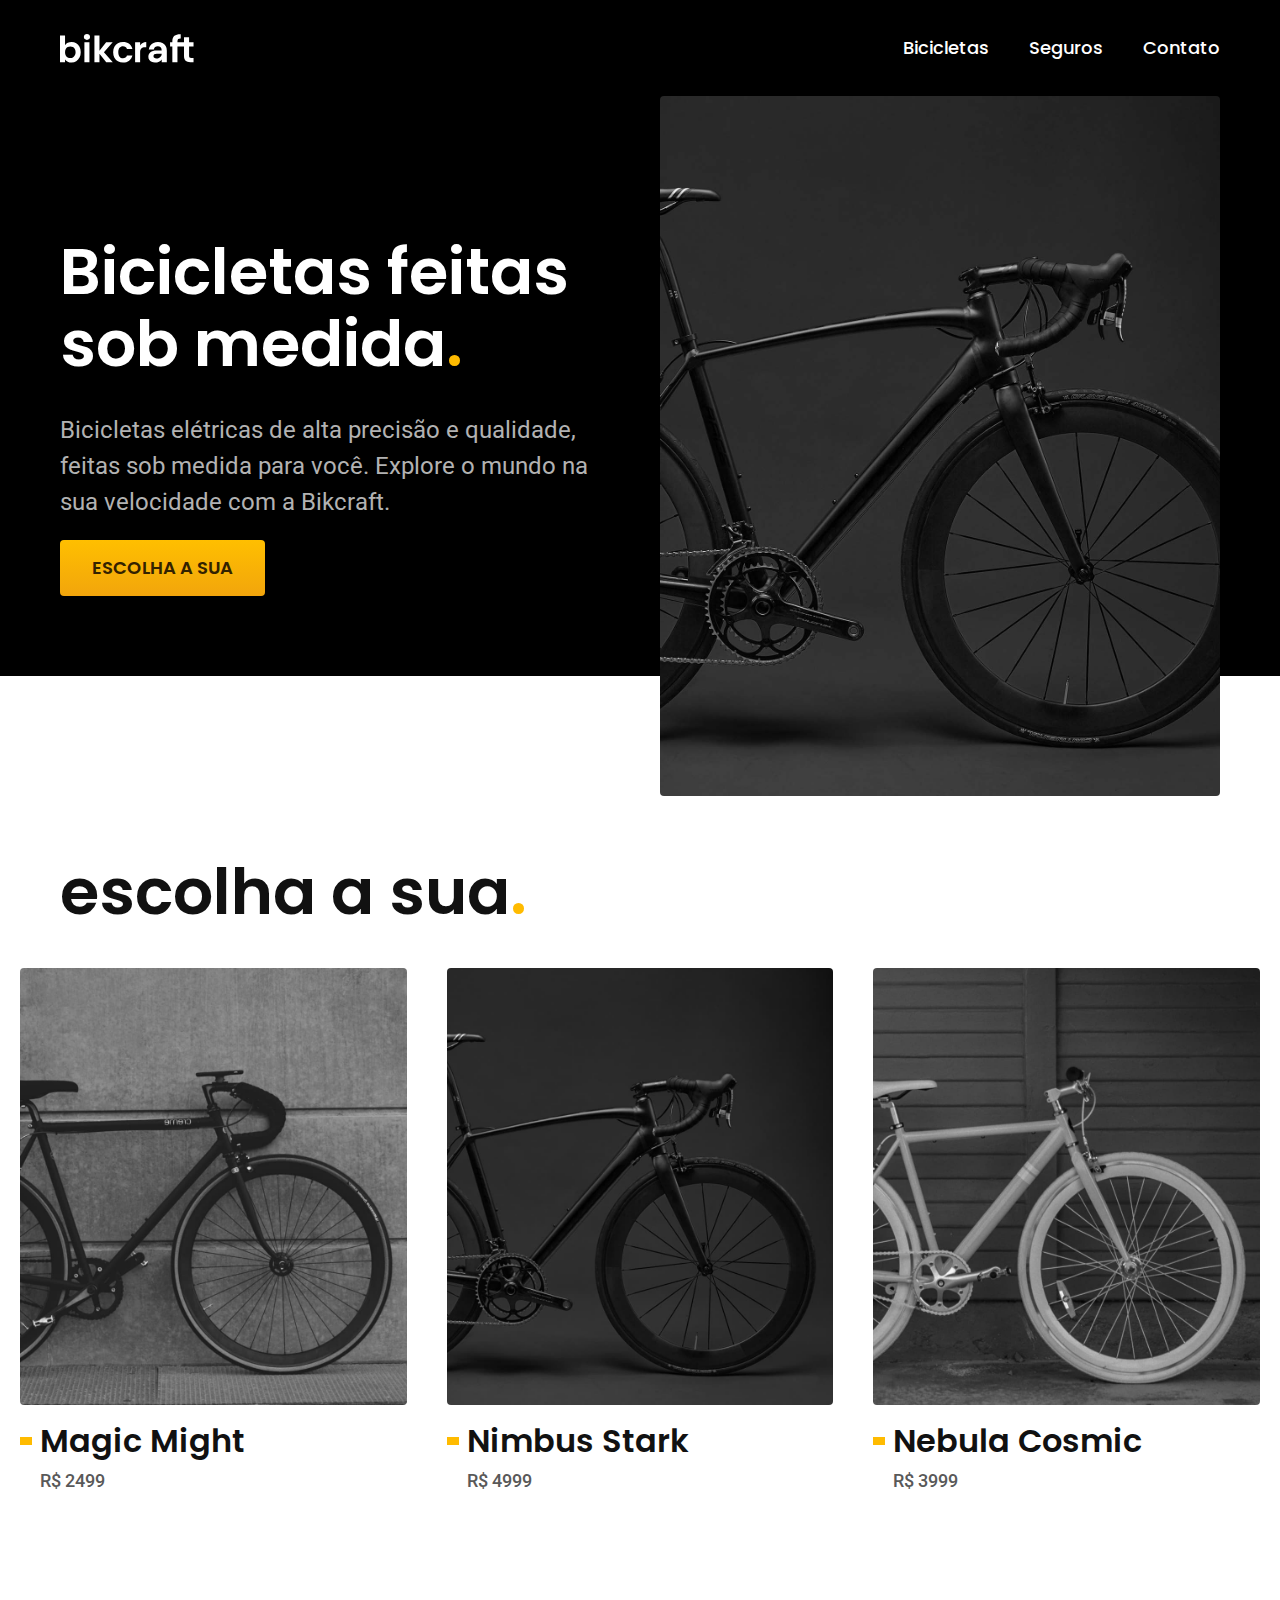
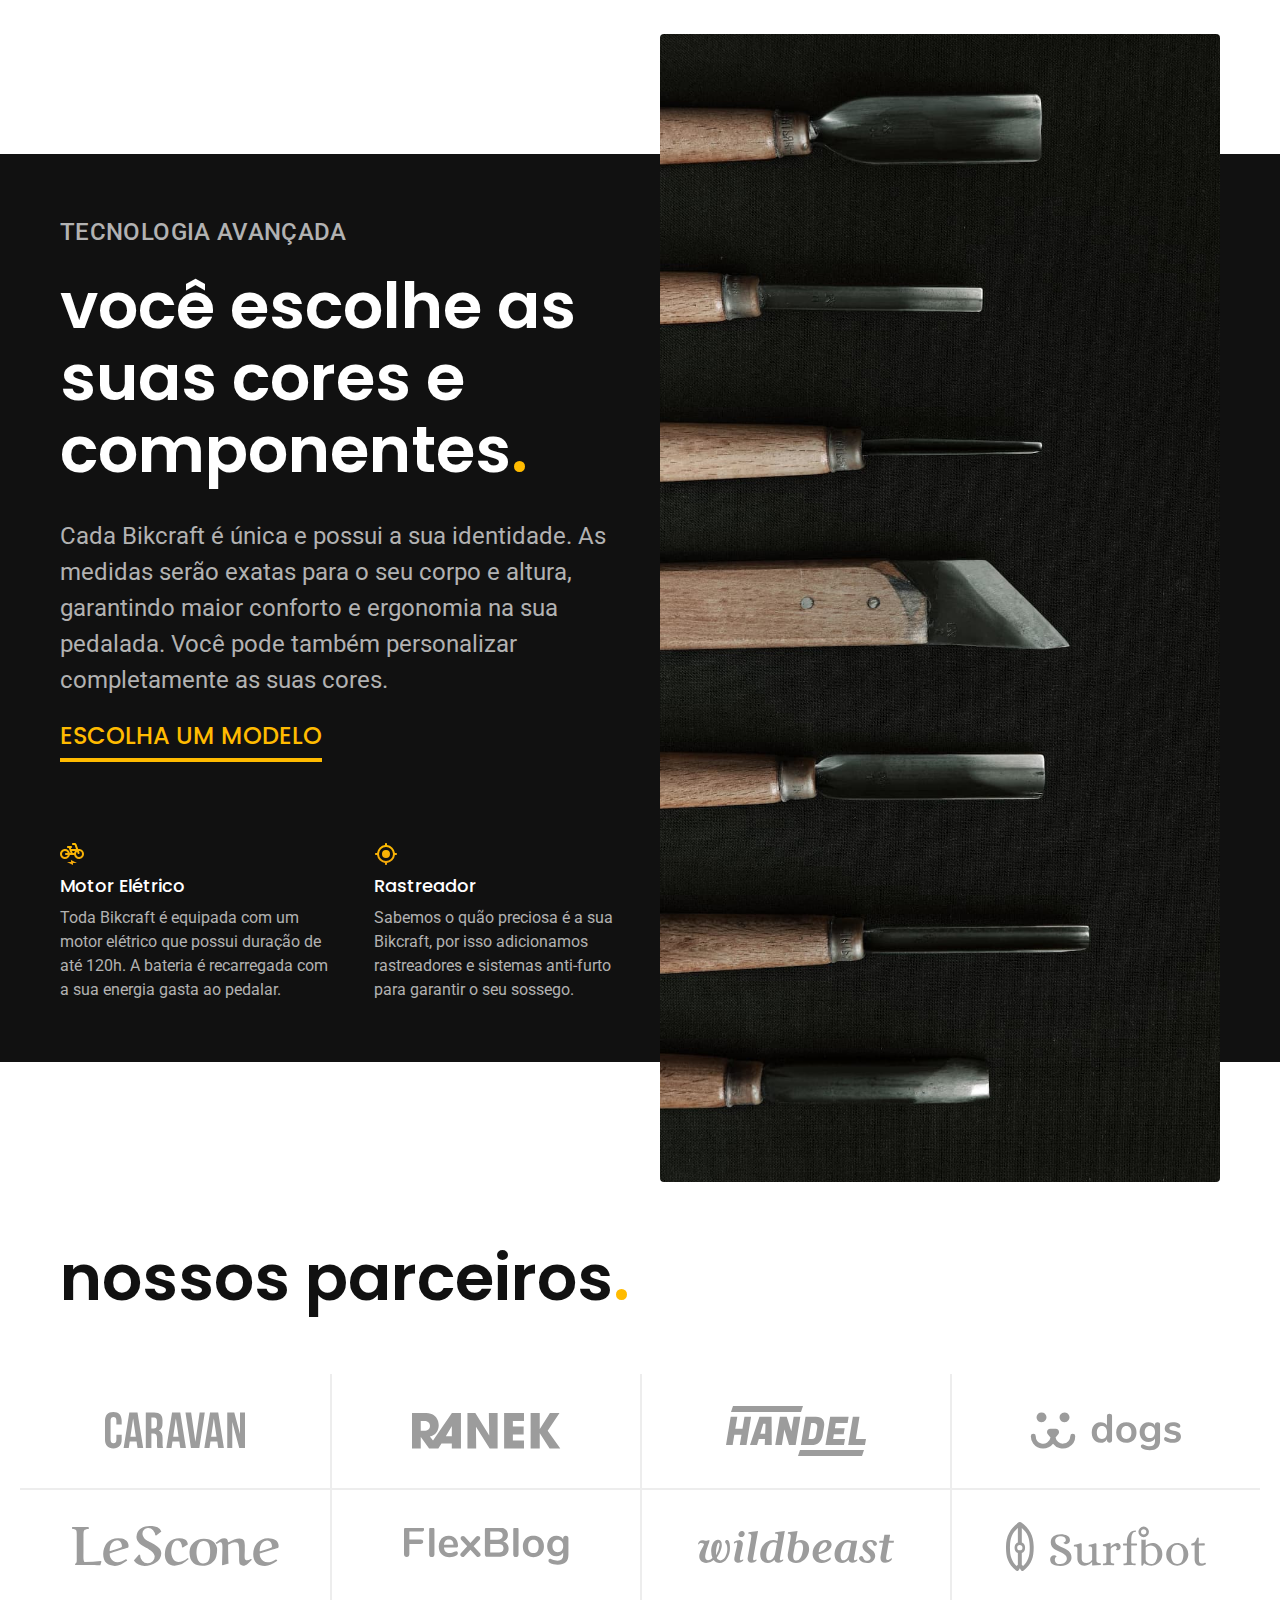
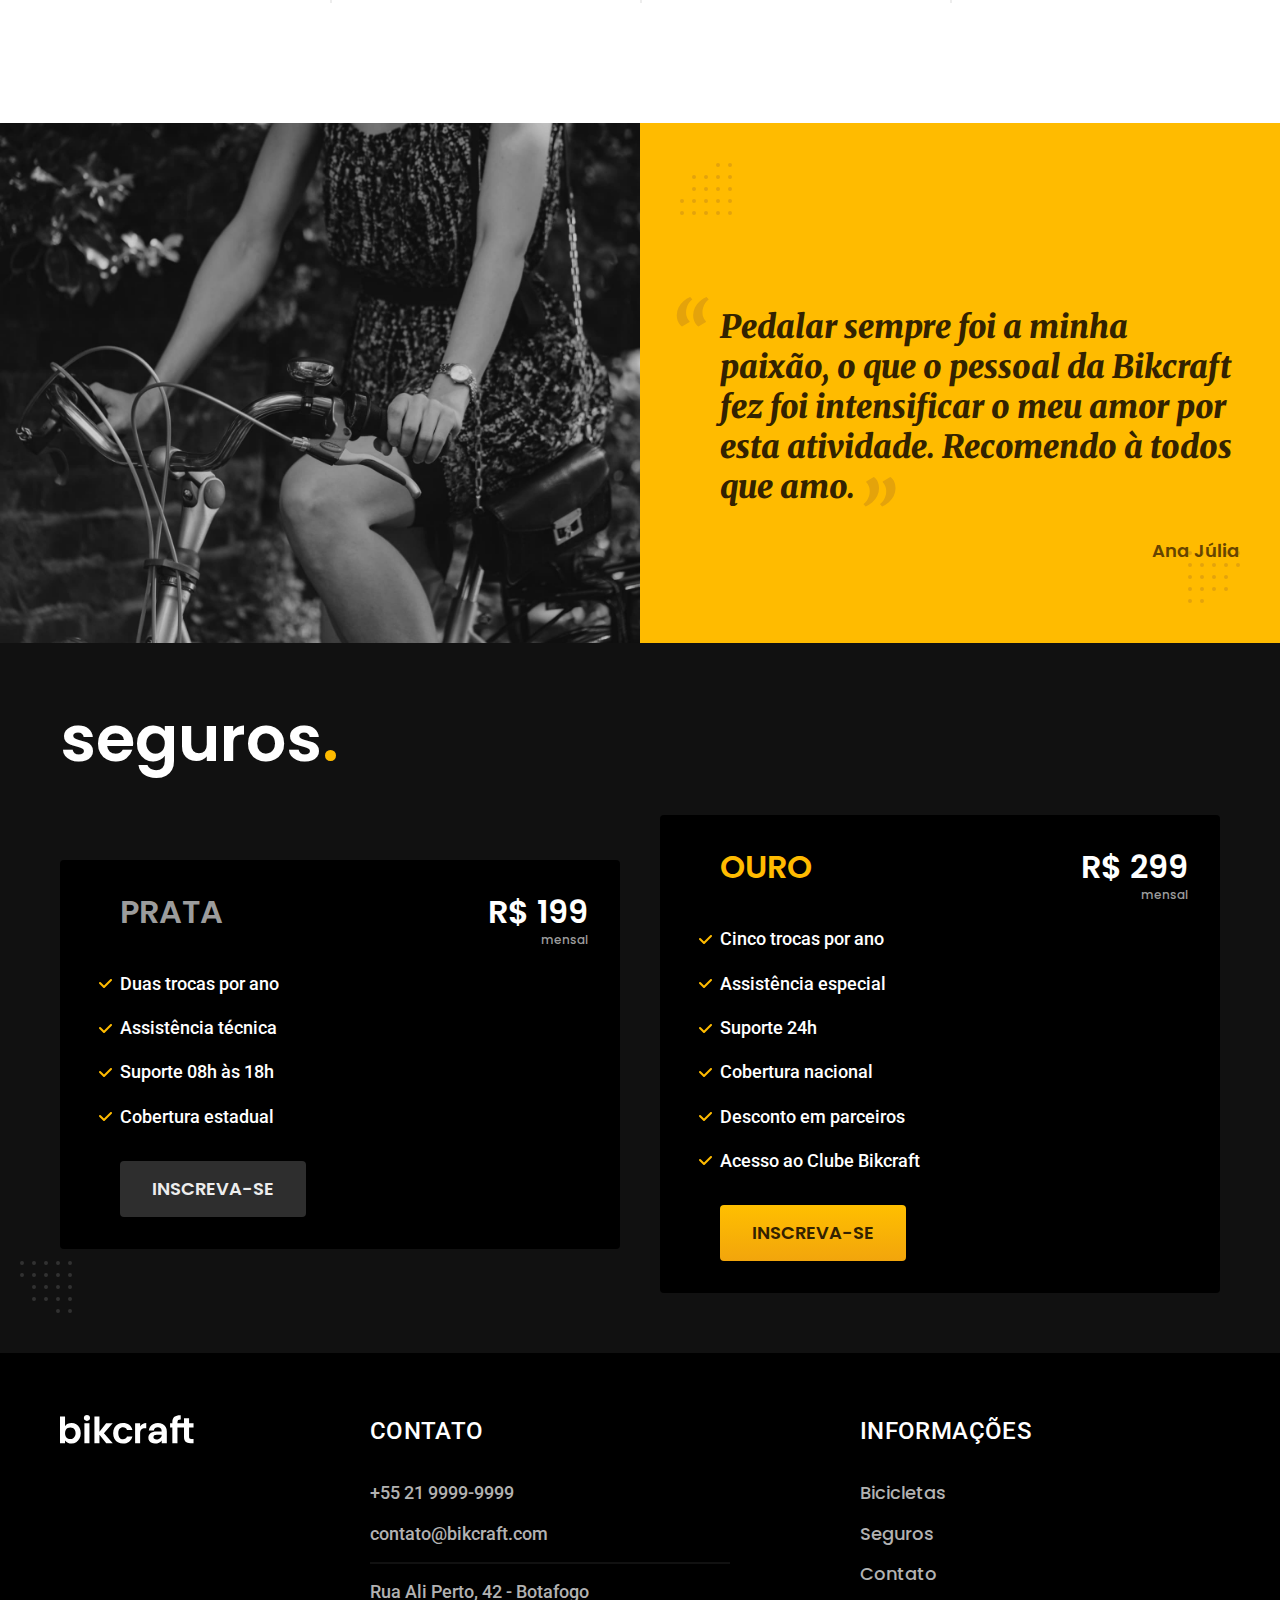
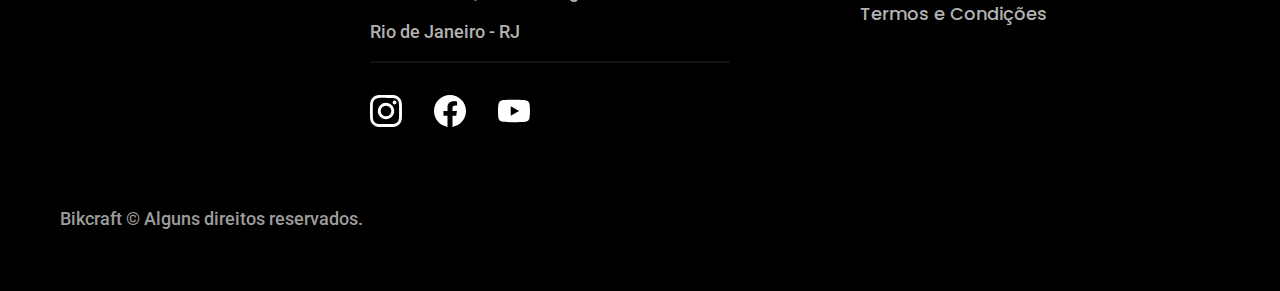
<file: index.html>
<!DOCTYPE html>
<html lang="pt-br">

<head>
  <meta charset="UTF-8">
  <meta name="viewport" content="width=device-width, initial-scale=1.0">
  <title>Bikcraft - Bicicletas Elétricas</title>
  <meta name="description" content="Bicicletas elétricas de alta precisão e qualidade,  feitas sob medida para o cliente. Explore o mundo na sua velocidade com a Bikcraft.">

  <link rel="icon" href="./favicon.svg" type="image/svg+xml">

  <link href="./css/style.css" rel="preload" as="style">
  <link href="./css/style.css" rel="stylesheet">

  <link rel="preconnect" href="https://fonts.googleapis.com">
  <link rel="preconnect" href="https://fonts.gstatic.com" crossorigin>
  <link href="https://fonts.googleapis.com/css2?family=Merriweather:ital,wght@1,900&family=Poppins:wght@500;600&family=Roboto:wght@400;500&display=swap" rel="stylesheet">

  <script>document.documentElement.classList.add('js');</script>
</head>

<body id="home">
  <header class="header-bg">
    <div class="header container">
      <a href="./">
        <img src="./img/bikcraft.svg" alt="Bikcraft" width="136" height="32">
      </a>
      <nav aria-label="primaria">
        <ul class="header-menu font-1-m cor-0">
          <li><a href="./bicicletas.html">Bicicletas</a></li>
          <li><a href="./seguros.html">Seguros</a></li>
          <li><a href="./contato.html">Contato</a></li>
        </ul>
      </nav>
    </div>
  </header>

  <main class="introducao-bg">
    <div class="introducao container">
      <div class="introducao-conteudo">
        <h1 class="font-1-xxl cor-0 fadeInDown" data-anime="200">Bicicletas feitas sob medida<span class="cor-p1">.</span></h1>
        <p class="font-2-l cor-5 fadeInDown" data-anime="400">Bicicletas elétricas de alta precisão e qualidade, feitas sob medida para você. Explore o mundo na sua velocidade com a Bikcraft.</p>
        <a class="botao fadeInDown" data-anime="600" href="./bicicletas.html">Escolha a sua</a>
      </div>
      <picture data-anime="800" class="fadeInDown">
        <source media="(max-width: 800px)" srcset="./img/bicicletas/nimbus.jpg">
        <img src="./img/fotos/introducao.jpg" alt="Bicicleta preta com motor elétrico" width="640" height="800">
      </picture>
    </div>
  </main>

  <article class="bicicletas-lista">
    <h2 class="container font-1-xxl">escolha a sua<span class="cor-p1">.</span></h2>

    <ul>
      <li>
        <a href="./bicicletas/magic.html">
          <img src="./img/bicicletas/magic-home.jpg" alt="Bicicleta preta" width="460" height="520">
          <h3 class="font-1-xl">Magic Might</h3>
          <span class="font-2-m cor-8">R$ 2499</span>
        </a>
      </li>
      <li>
        <a href="./bicicletas/nimbus.html">
          <img src="./img/bicicletas/nimbus-home.jpg" alt="Bicicleta preta" width="460" height="520">
          <h3 class="font-1-xl">Nimbus Stark</h3>
          <span class="font-2-m cor-8">R$ 4999</span>
        </a>
      </li>
      <li>
        <a href="./bicicletas/nebula.html">
          <img src="./img/bicicletas/nebula-home.jpg" alt="Bicicleta branca" width="460" height="520">
          <h3 class="font-1-xl">Nebula Cosmic</h3>
          <span class="font-2-m cor-8">R$ 3999</span>
        </a>
      </li>
    </ul>
  </article>

  <article class="tecnologia-bg">
    <div class="tecnologia container">
      <div class="tecnologia-conteudo">
        <span class="font-2-l-b cor-5">Tecnologia Avançada</span>
        <h2 class="font-1-xxl cor-0">você escolhe as<br>suas cores e<br>componentes<span class="cor-p1">.</span></h2>
        <p class="font-2-l cor-5">Cada Bikcraft é única e possui a sua identidade. As medidas serão exatas para o seu corpo e altura, garantindo maior conforto e ergonomia na sua pedalada. Você pode também personalizar completamente as suas cores.</p>
        <a class="link" href="./bicicletas.html">Escolha um modelo</a>
        <div class="tecnologia-vantagens">
          <div>
            <img src="./img/icones/eletrica.svg" alt="" width="24" height="24">
            <h3 class="font-1-m cor-0">Motor Elétrico</h3>
            <p class="font-2-s cor-5">Toda Bikcraft é equipada com um motor elétrico que possui duração de até 120h. A bateria é recarregada com a sua energia gasta ao pedalar.</p>
          </div>
          <div>
            <img src="./img/icones/rastreador.svg" alt="" width="24" height="24">
            <h3 class="font-1-m cor-0">Rastreador</h3>
            <p class="font-2-s cor-5">Sabemos o quão preciosa é a sua Bikcraft, por isso adicionamos rastreadores e sistemas anti-furto para garantir o seu sossego.</p>
          </div>
        </div>
      </div>
      <div class="tecnologia-imagem">
        <img src="./img/fotos/tecnologia.jpg" alt="" width="700" height="1120">
      </div>
    </div>
  </article>

  <section class="parceiros" aria-label="Nossos Parceiros">
    <h2 class="container font-1-xxl">nossos parceiros<span class="cor-p1">.</span></h2>
    <ul>
      <li><img src="./img/parceiros/caravan.svg" alt="Caravan" width="140" height="38"></li>
      <li><img src="./img/parceiros/ranek.svg" alt="Ranek" width="149" height="36"></li>
      <li><img src="./img/parceiros/handel.svg" alt="Handel" width="140" height="50"></li>
      <li><img src="./img/parceiros/dogs.svg" alt="Dogs" width="152" height="39"></li>
      <li><img src="./img/parceiros/lescone.svg" alt="LeScone" width="208" height="41"></li>
      <li><img src="./img/parceiros/flexblog.svg" alt="FlexBlog" width="165" height="38"></li>
      <li><img src="./img/parceiros/wildbeast.svg" alt="Wildbeast" width="196" height="34"></li>
      <li><img src="./img/parceiros/surfbot.svg" alt="Surfbot" width="200" height="49"></li>
    </ul>
  </section>

  <section class="depoimento" aria-label="Depoimento">
    <div>
      <img src="./img/fotos/depoimento.jpg" alt="Pessoa pedalando uma bicileta Bikcraft" width="780" height="680">
    </div>
    <div class="depoimento-conteudo">
      <blockquote class="font-1-xl cor-p5">
        <p>Pedalar sempre foi a minha paixão, o que o pessoal da Bikcraft fez foi intensificar o meu amor por esta atividade. Recomendo à todos que amo.</p>
      </blockquote>
      <span class="font-1-m-b cor-p4">Ana Júlia</span>
    </div>
  </section>

  <article class="seguros-bg">
    <div class="seguros container">
      <h2 class="font-1-xxl cor-0">seguros<span class="cor-p1">.</span></h2>
      <div class="seguros-item">
        <h3 class="font-1-xl cor-6">PRATA</h3>
        <span class="font-1-xl cor-0">R$ 199 <span class="font-1-xs cor-6">mensal</span></span>
        <ul class="font-2-m cor-0">
          <li>Duas trocas por ano</li>
          <li>Assistência técnica</li>
          <li>Suporte 08h às 18h</li>
          <li>Cobertura estadual</li>
        </ul>
        <a class="botao secundario" href="./orcamento.html?tipo=seguro&produto=prata">Inscreva-se</a>
      </div>
      <div class="seguros-item">
        <h3 class="font-1-xl cor-p1">OURO</h3>
        <span class="font-1-xl cor-0">R$ 299 <span class="font-1-xs cor-6">mensal</span></span>
        <ul class="font-2-m cor-0">
          <li>Cinco trocas por ano</li>
          <li>Assistência especial</li>
          <li>Suporte 24h</li>
          <li>Cobertura nacional</li>
          <li>Desconto em parceiros</li>
          <li>Acesso ao Clube Bikcraft</li>
        </ul>
        <a class="botao" href="./orcamento.html?tipo=seguro&produto=ouro">Inscreva-se</a>
      </div>
    </div>
  </article>

  <footer class="footer-bg">
    <div class="footer container">
      <img src="./img/bikcraft.svg" alt="Bikcraft" width="136" height="32">
      <div class="footer-contato">
        <h3 class="font-2-l-b cor-0">Contato</h3>
        <ul class="font-2-m cor-5">
          <li>+55 21 9999-9999</li>
          <li>contato@bikcraft.com</li>
          <li>Rua Ali Perto, 42 - Botafogo</li>
          <li>Rio de Janeiro - RJ</li>
        </ul>
        <div class="footer-redes">
          <a href="./"><img src="./img/redes/instagram.svg" alt="Instagram" width="32" height="32"></a>
          <a href="./"><img src="./img/redes/facebook.svg" alt="Facebook" width="32" height="32"></a>
          <a href="./"><img src="./img/redes/youtube.svg" alt="Youtube" width="32" height="32"></a>
        </div>
      </div>
      <div class="footer-informacoes">
        <h3 class="font-2-l-b cor-0">Informações</h3>
        <nav>
          <ul class="font-1-m cor-5">
            <li><a href="./bicicletas.html">Bicicletas</a></li>
            <li><a href="./seguros.html">Seguros</a></li>
            <li><a href="./contato.html">Contato</a></li>
            <li><a href="./termos.html">Termos e Condições</a></li>
          </ul>
        </nav>
      </div>
      <p class="font-2-m cor-6 footer-copy">Bikcraft © Alguns direitos reservados.</p>
    </div>
  </footer>


  <script src="./js/simple-anime.js"></script>
  <script src="./js/script.js"></script>
</body>

</html>
</file>
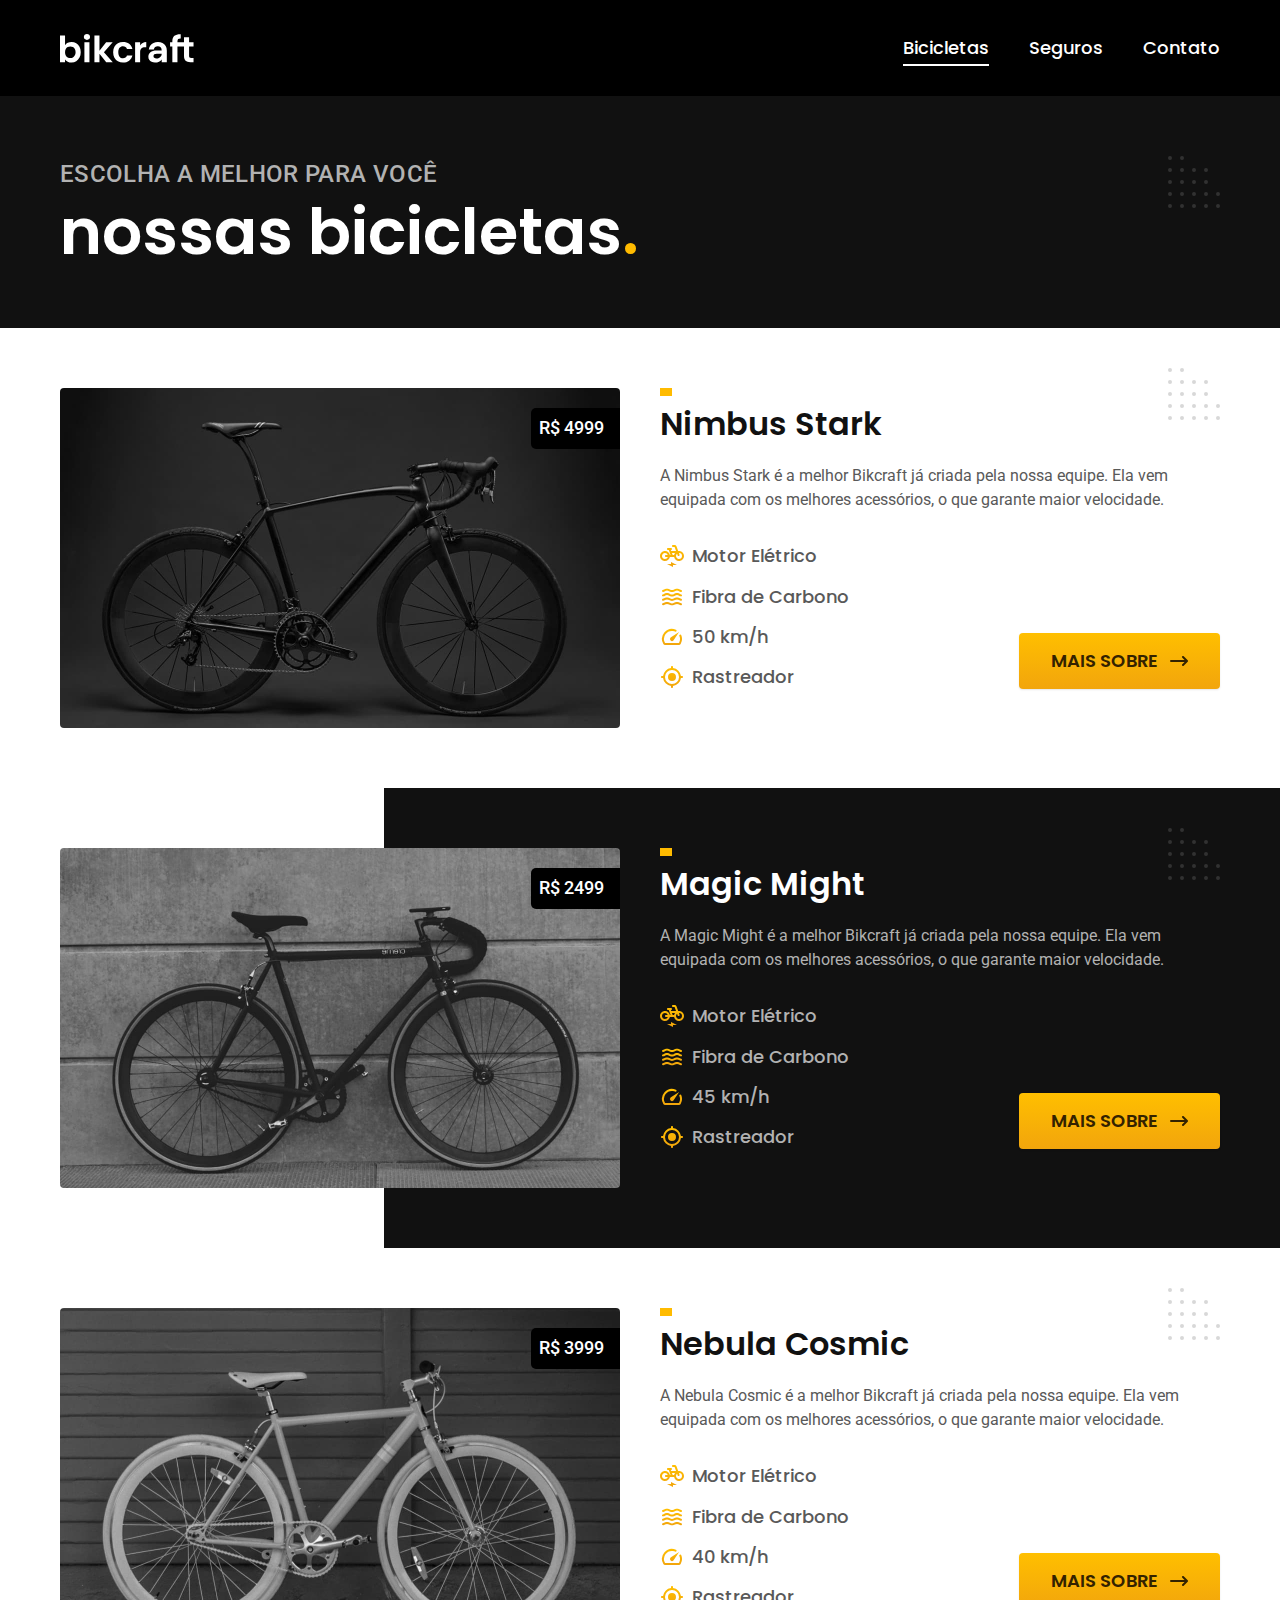
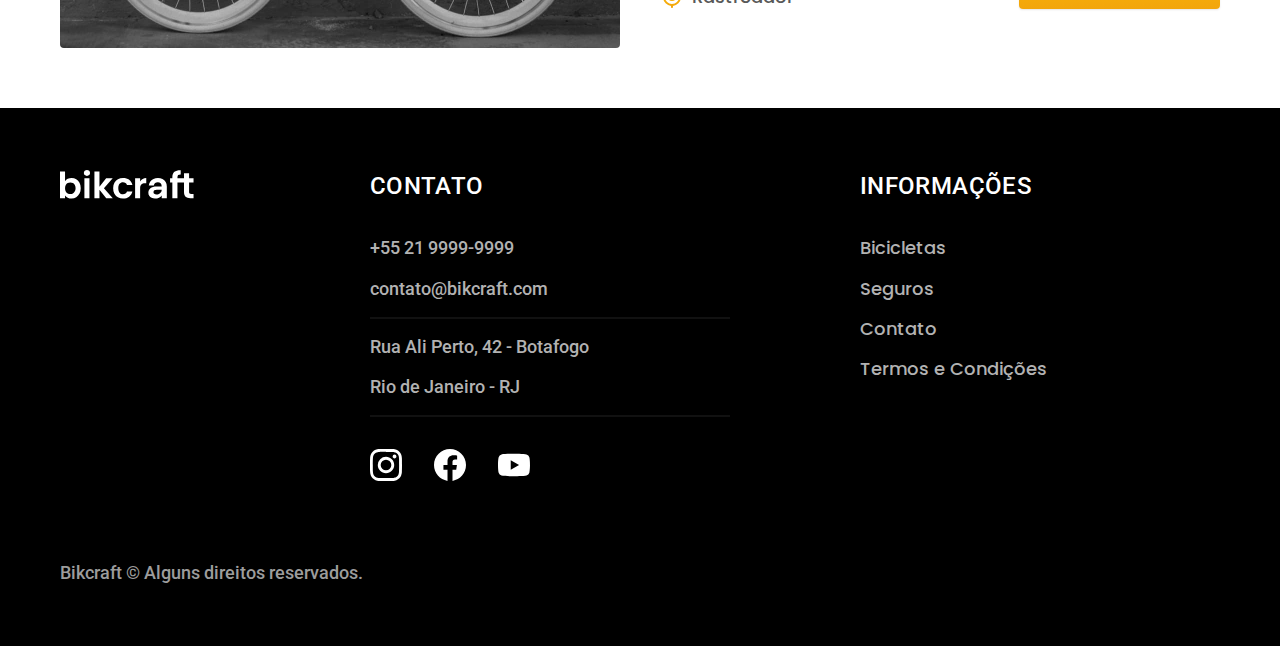
<file: bicicletas.html>
<!DOCTYPE html>
<html lang="pt-br">

<head>
  <meta charset="UTF-8">
  <meta name="viewport" content="width=device-width, initial-scale=1.0">
  <title>Bicicletas | Bikcraft</title>
  <meta name="description" content="Bicicletas elétricas de alta precisão e qualidade,  feitas sob medida para o cliente. Explore o mundo na sua velocidade com a Bikcraft.">

  <link rel="icon" href="./favicon.svg" type="image/svg+xml">

  <link href="./css/style.css" rel="preload" as="style">
  <link href="./css/style.css" rel="stylesheet">

  <link rel="preconnect" href="https://fonts.googleapis.com">
  <link rel="preconnect" href="https://fonts.gstatic.com" crossorigin>
  <link href="https://fonts.googleapis.com/css2?family=Merriweather:ital,wght@1,900&family=Poppins:wght@500;600&family=Roboto:wght@400;500&display=swap" rel="stylesheet">
  <script>document.documentElement.classList.add('js');</script>
</head>

<body id="bicicletas">
  <header class="header-bg">
    <div class="header container">
      <a href="./">
        <img src="./img/bikcraft.svg" alt="Bikcraft" width="136" height="32">
      </a>
      <nav aria-label="primaria">
        <ul class="header-menu font-1-m cor-0">
          <li><a href="./bicicletas.html">Bicicletas</a></li>
          <li><a href="./seguros.html">Seguros</a></li>
          <li><a href="./contato.html">Contato</a></li>
        </ul>
      </nav>
    </div>
  </header>

  <main>
    <div class="titulo">
      <div class="container">
        <p class="font-2-l-b cor-5">Escolha a melhor para você</p>
        <h1 class="font-1-xxl cor-0">nossas bicicletas<span class="cor-p1">.</span></h1>
      </div>
    </div>

    <div class="bicicletas-bg">
      <div class="bicicletas container">
        <div class="bicicletas-imagem">
          <img src="./img/bicicletas/nimbus.jpg" alt="Bicicleta preta" width="1120" height="680">
          <span class="font-2-m cor-0">R$ 4999</span>
        </div>
        <div class="bicicletas-conteudo">
          <h2 class="font-1-xl">Nimbus Stark</h2>
          <p class="font-2-s cor-8">A Nimbus Stark é a melhor Bikcraft já criada pela nossa equipe. Ela vem equipada com os melhores acessórios, o que garante maior velocidade.</p>
          <ul class="font-1-m cor-8">
            <li><img src="./img/icones/eletrica.svg" alt=""><span>Motor Elétrico</span></li>
            <li><img src="./img/icones/carbono.svg" alt=""><span>Fibra de Carbono</span></li>
            <li><img src="./img/icones/velocidade.svg" alt=""><span>50 km/h</span></li>
            <li><img src="./img/icones/rastreador.svg" alt=""><span>Rastreador</span></li>
          </ul>
          <a class="botao seta" href="./bicicletas/nimbus.html">Mais Sobre</a>
        </div>
      </div>
    </div>

    <div class="bicicletas-bg">
      <div class="bicicletas container">
        <div class="bicicletas-imagem">
          <img src="./img/bicicletas/magic.jpg" alt="Bicicleta preta" width="1120" height="680">
          <span class="font-2-m cor-0">R$ 2499</span>
        </div>
        <div class="bicicletas-conteudo">
          <h2 class="font-1-xl cor-0">Magic Might</h2>
          <p class="font-2-s cor-5">A Magic Might é a melhor Bikcraft já criada pela nossa equipe. Ela vem equipada com os melhores acessórios, o que garante maior velocidade.</p>
          <ul class="font-1-m cor-5">
            <li><img src="./img/icones/eletrica.svg" alt=""><span>Motor Elétrico</span></li>
            <li><img src="./img/icones/carbono.svg" alt=""><span>Fibra de Carbono</span></li>
            <li><img src="./img/icones/velocidade.svg" alt=""><span>45 km/h</span></li>
            <li><img src="./img/icones/rastreador.svg" alt=""><span>Rastreador</span></li>
          </ul>
          <a class="botao seta" href="./bicicletas/magic.html">Mais Sobre</a>
        </div>
      </div>
    </div>

    <div class="bicicletas-bg">
      <div class="bicicletas container">
        <div class="bicicletas-imagem">
          <img src="./img/bicicletas/nebula.jpg" alt="Bicicleta branca" width="1120" height="680">
          <span class="font-2-m cor-0">R$ 3999</span>
        </div>
        <div class="bicicletas-conteudo">
          <h2 class="font-1-xl">Nebula Cosmic</h2>
          <p class="font-2-s cor-8">A Nebula Cosmic é a melhor Bikcraft já criada pela nossa equipe. Ela vem equipada com os melhores acessórios, o que garante maior velocidade.</p>
          <ul class="font-1-m cor-8">
            <li><img src="./img/icones/eletrica.svg" alt=""><span>Motor Elétrico</span></li>
            <li><img src="./img/icones/carbono.svg" alt=""><span>Fibra de Carbono</span></li>
            <li><img src="./img/icones/velocidade.svg" alt=""><span>40 km/h</span></li>
            <li><img src="./img/icones/rastreador.svg" alt=""><span>Rastreador</span></li>
          </ul>
          <a class="botao seta" href="./bicicletas/nebula.html">Mais Sobre</a>
        </div>
      </div>
    </div>
  </main>

  <footer class="footer-bg">
    <div class="footer container">
      <img src="./img/bikcraft.svg" alt="Bikcraft">
      <div class="footer-contato">
        <h3 class="font-2-l-b cor-0">Contato</h3>
        <ul class="font-2-m cor-5">
          <li>+55 21 9999-9999</li>
          <li>contato@bikcraft.com</li>
          <li>Rua Ali Perto, 42 - Botafogo</li>
          <li>Rio de Janeiro - RJ</li>
        </ul>
        <div class="footer-redes">
          <a href="./"><img src="./img/redes/instagram.svg" alt="Instagram"></a>
          <a href="./"><img src="./img/redes/facebook.svg" alt="Facebook"></a>
          <a href="./"><img src="./img/redes/youtube.svg" alt="Youtube"></a>
        </div>
      </div>
      <div class="footer-informacoes">
        <h3 class="font-2-l-b cor-0">Informações</h3>
        <nav>
          <ul class="font-1-m cor-5">
            <li><a href="./bicicletas.html">Bicicletas</a></li>
            <li><a href="./seguros.html">Seguros</a></li>
            <li><a href="./contato.html">Contato</a></li>
            <li><a href="./termos.html">Termos e Condições</a></li>
          </ul>
        </nav>
      </div>
      <p class="font-2-m cor-6 footer-copy">Bikcraft © Alguns direitos reservados.</p>
    </div>
  </footer>

  <script src="./js/script.js"></script>
</body>

</html>
</file>
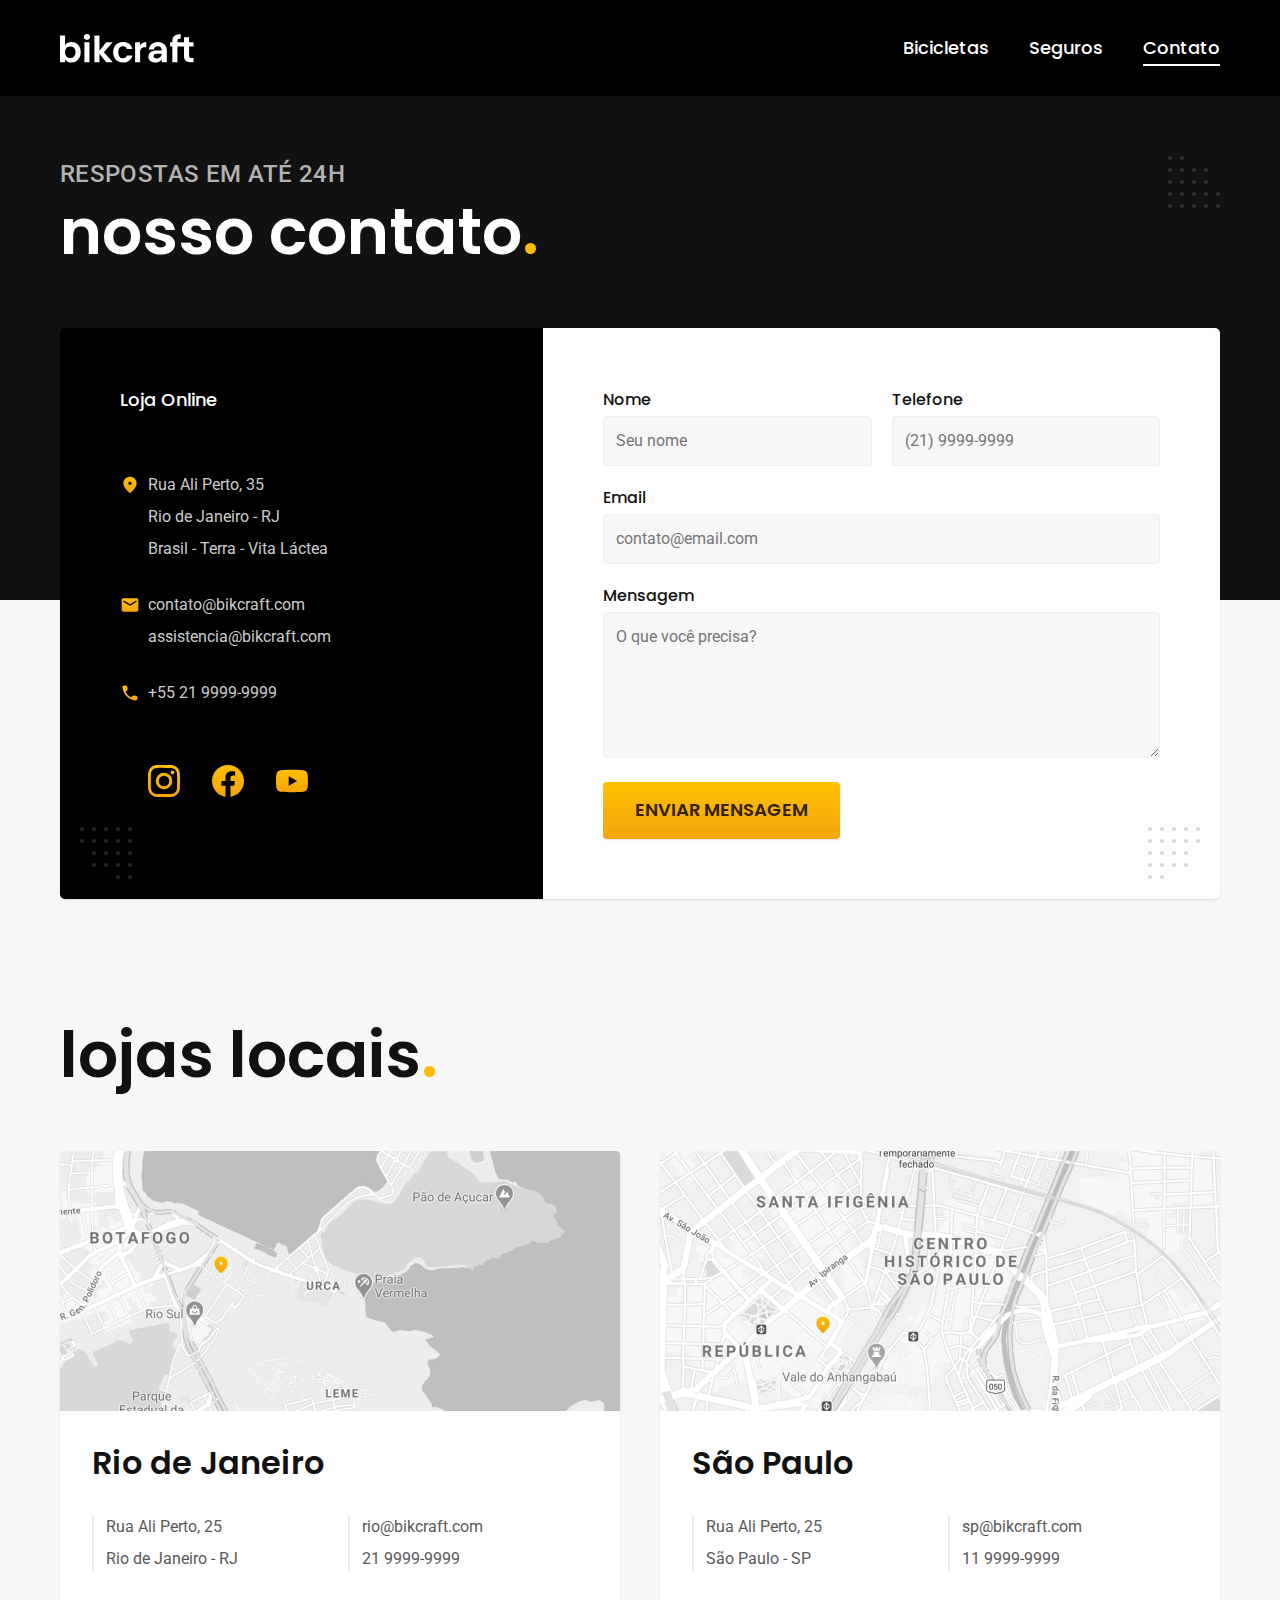
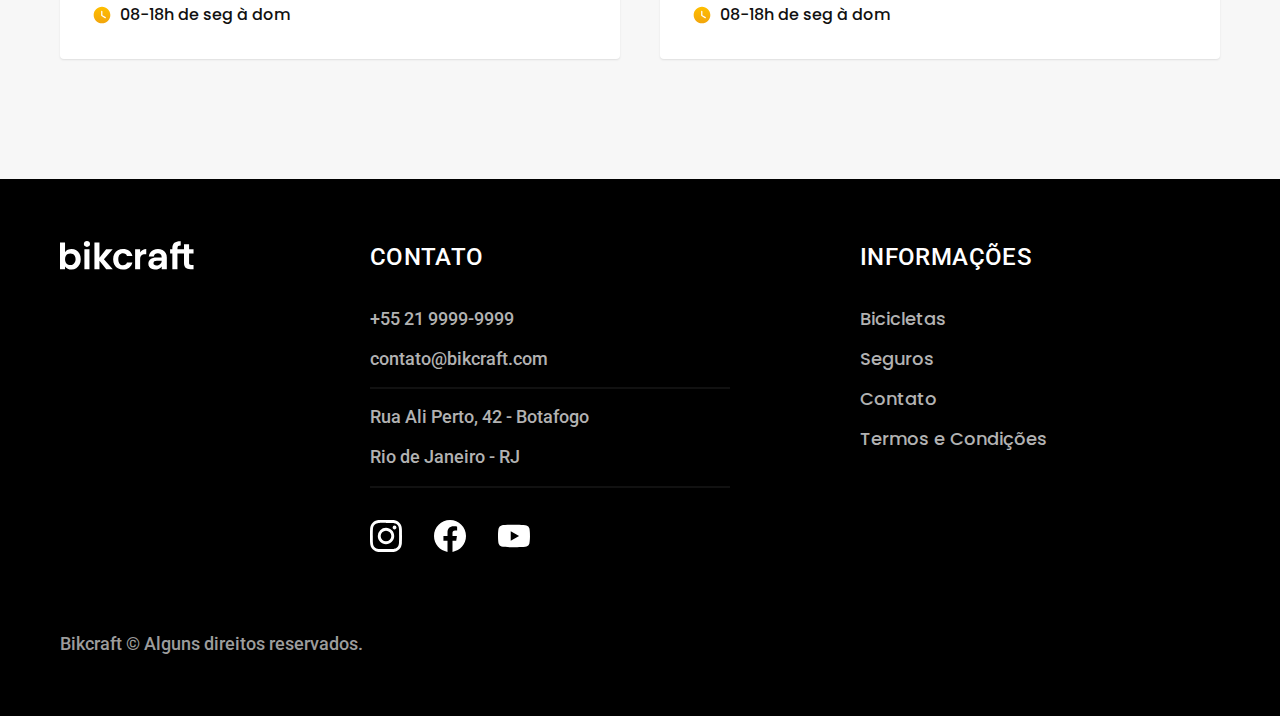
<file: contato.html>
<!DOCTYPE html>
<html lang="pt-br">

<head>
  <meta charset="UTF-8">
  <meta name="viewport" content="width=device-width, initial-scale=1.0">
  <title>Contato | Bikcraft</title>
  <meta name="description" content="Bicicletas elétricas de alta precisão e qualidade,  feitas sob medida para o cliente. Explore o mundo na sua velocidade com a Bikcraft.">

  <link rel="icon" href="./favicon.svg" type="image/svg+xml">

  <link href="./css/style.css" rel="preload" as="style">
  <link href="./css/style.css" rel="stylesheet">

  <link rel="preconnect" href="https://fonts.googleapis.com">
  <link rel="preconnect" href="https://fonts.gstatic.com" crossorigin>
  <link href="https://fonts.googleapis.com/css2?family=Merriweather:ital,wght@1,900&family=Poppins:wght@500;600&family=Roboto:wght@400;500&display=swap" rel="stylesheet">
  <script>document.documentElement.classList.add('js');</script>
</head>

<body id="contato">
  <header class="header-bg">
    <div class="header container">
      <a href="./">
        <img src="./img/bikcraft.svg" alt="Bikcraft" width="136" height="32">
      </a>
      <nav aria-label="primaria">
        <ul class="header-menu font-1-m cor-0">
          <li><a href="./bicicletas.html">Bicicletas</a></li>
          <li><a href="./seguros.html">Seguros</a></li>
          <li><a href="./contato.html">Contato</a></li>
        </ul>
      </nav>
    </div>
  </header>

  <main>
    <div class="titulo">
      <div class="container">
        <p class="font-2-l-b cor-5">Respostas em até 24h</p>
        <h1 class="font-1-xxl cor-0">nosso contato<span class="cor-p1">.</span></h1>
      </div>
    </div>

    <div class="contato container">
      <section class="contato-dados" aria-label="Endereço">
        <h2 class="cor-0 font-1-m">Loja Online</h2>
        <div class="contato-endereco font-2-s cor-4">
          <p>Rua Ali Perto, 35</p>
          <p>Rio de Janeiro - RJ</p>
          <p>Brasil - Terra - Vita Láctea</p>
        </div>
        <address class="contato-meios font-2-s cor-4">
          <a href="mailto:contato@bikcraft.com">contato@bikcraft.com</a>
          <a href="mailto:assistencia@bikcraft.com">assistencia@bikcraft.com</a>
          <a href="tel:+552199999999">+55 21 9999-9999</a>
        </address>
        <div class="contato-redes">
          <a href="./"><img src="./img/redes/instagram-p.svg" alt="Instagram"></a>
          <a href="./"><img src="./img/redes/facebook-p.svg" alt="Facebook"></a>
          <a href="./"><img src="./img/redes/youtube-p.svg" alt="Youtube"></a>
        </div>
      </section>
      <section class="contato-formulario" aria-label="Formulário">
        <form class="form" action="./">
          <div>
            <label for="nome">Nome</label>
            <input type="text" id="nome" name="nome" placeholder="Seu nome">
          </div>
          <div>
            <label for="telefone">Telefone</label>
            <input type="text" id="telefone" name="telefone" placeholder="(21) 9999-9999">
          </div>
          <div class="col-2">
            <label for="email">Email</label>
            <input type="email" id="email" name="email" placeholder="contato@email.com">
          </div>
          <div class="col-2">
            <label for="mensagem">Mensagem</label>
            <textarea id="mensagem" name="mensagem" placeholder="O que você precisa?" rows="5"></textarea>
          </div>
          <button class="botao col-2">Enviar Mensagem</button>
        </form>
      </section>
    </div>
  </main>

  <article class="lojas container">
    <h2 class="font-1-xxl">lojas locais<span class="cor-p1">.</span></h2>
    <div class="lojas-item">
      <img src="./img/lojas/rj.jpg" alt="mapa marcando o endereço da loja no Rio de Janeiro" width="560" height="260">
      <div class="lojas-conteudo">
        <h3 class="font-1-xl">Rio de Janeiro</h3>
        <div class="lojas-dados font-2-s cor-8">
          <p>Rua Ali Perto, 25</p>
          <p>Rio de Janeiro - RJ</p>
        </div>
        <div class="lojas-dados font-2-s cor-8">
          <a href="mailto:rio@bikcraft.com">rio@bikcraft.com</a>
          <a href="tel:+552199999999">21 9999-9999</a>
        </div>
        <p class="lojas-tempo font-1-s"><img src="./img/icones/horario.svg" alt="">08-18h de seg à dom</p>
      </div>
    </div>
    <div class="lojas-item">
      <img src="./img/lojas/sp.jpg" alt="mapa marcando o endereço da loja no Rio de Janeiro">
      <div class="lojas-conteudo">
        <h3 class="font-1-xl">São Paulo</h3>
        <div class="lojas-dados font-2-s cor-8">
          <p>Rua Ali Perto, 25</p>
          <p>São Paulo - SP</p>
        </div>
        <div class="lojas-dados font-2-s cor-8">
          <a href="mailto:rio@bikcraft.com">sp@bikcraft.com</a>
          <a href="tel:+551199999999">11 9999-9999</a>
        </div>
        <p class="lojas-tempo font-1-s"><img src="./img/icones/horario.svg" alt="">08-18h de seg à dom</p>
      </div>
    </div>
  </article>

  <footer class="footer-bg">
    <div class="footer container">
      <img src="./img/bikcraft.svg" alt="Bikcraft">
      <div class="footer-contato">
        <h3 class="font-2-l-b cor-0">Contato</h3>
        <ul class="font-2-m cor-5">
          <li>+55 21 9999-9999</li>
          <li>contato@bikcraft.com</li>
          <li>Rua Ali Perto, 42 - Botafogo</li>
          <li>Rio de Janeiro - RJ</li>
        </ul>
        <div class="footer-redes">
          <a href="./"><img src="./img/redes/instagram.svg" alt="Instagram"></a>
          <a href="./"><img src="./img/redes/facebook.svg" alt="Facebook"></a>
          <a href="./"><img src="./img/redes/youtube.svg" alt="Youtube"></a>
        </div>
      </div>
      <div class="footer-informacoes">
        <h3 class="font-2-l-b cor-0">Informações</h3>
        <nav>
          <ul class="font-1-m cor-5">
            <li><a href="./bicicletas.html">Bicicletas</a></li>
            <li><a href="./seguros.html">Seguros</a></li>
            <li><a href="./contato.html">Contato</a></li>
            <li><a href="./termos.html">Termos e Condições</a></li>
          </ul>
        </nav>
      </div>
      <p class="font-2-m cor-6 footer-copy">Bikcraft © Alguns direitos reservados.</p>
    </div>
  </footer>

  <script src="./js/script.js"></script>
</body>

</html>
</file>
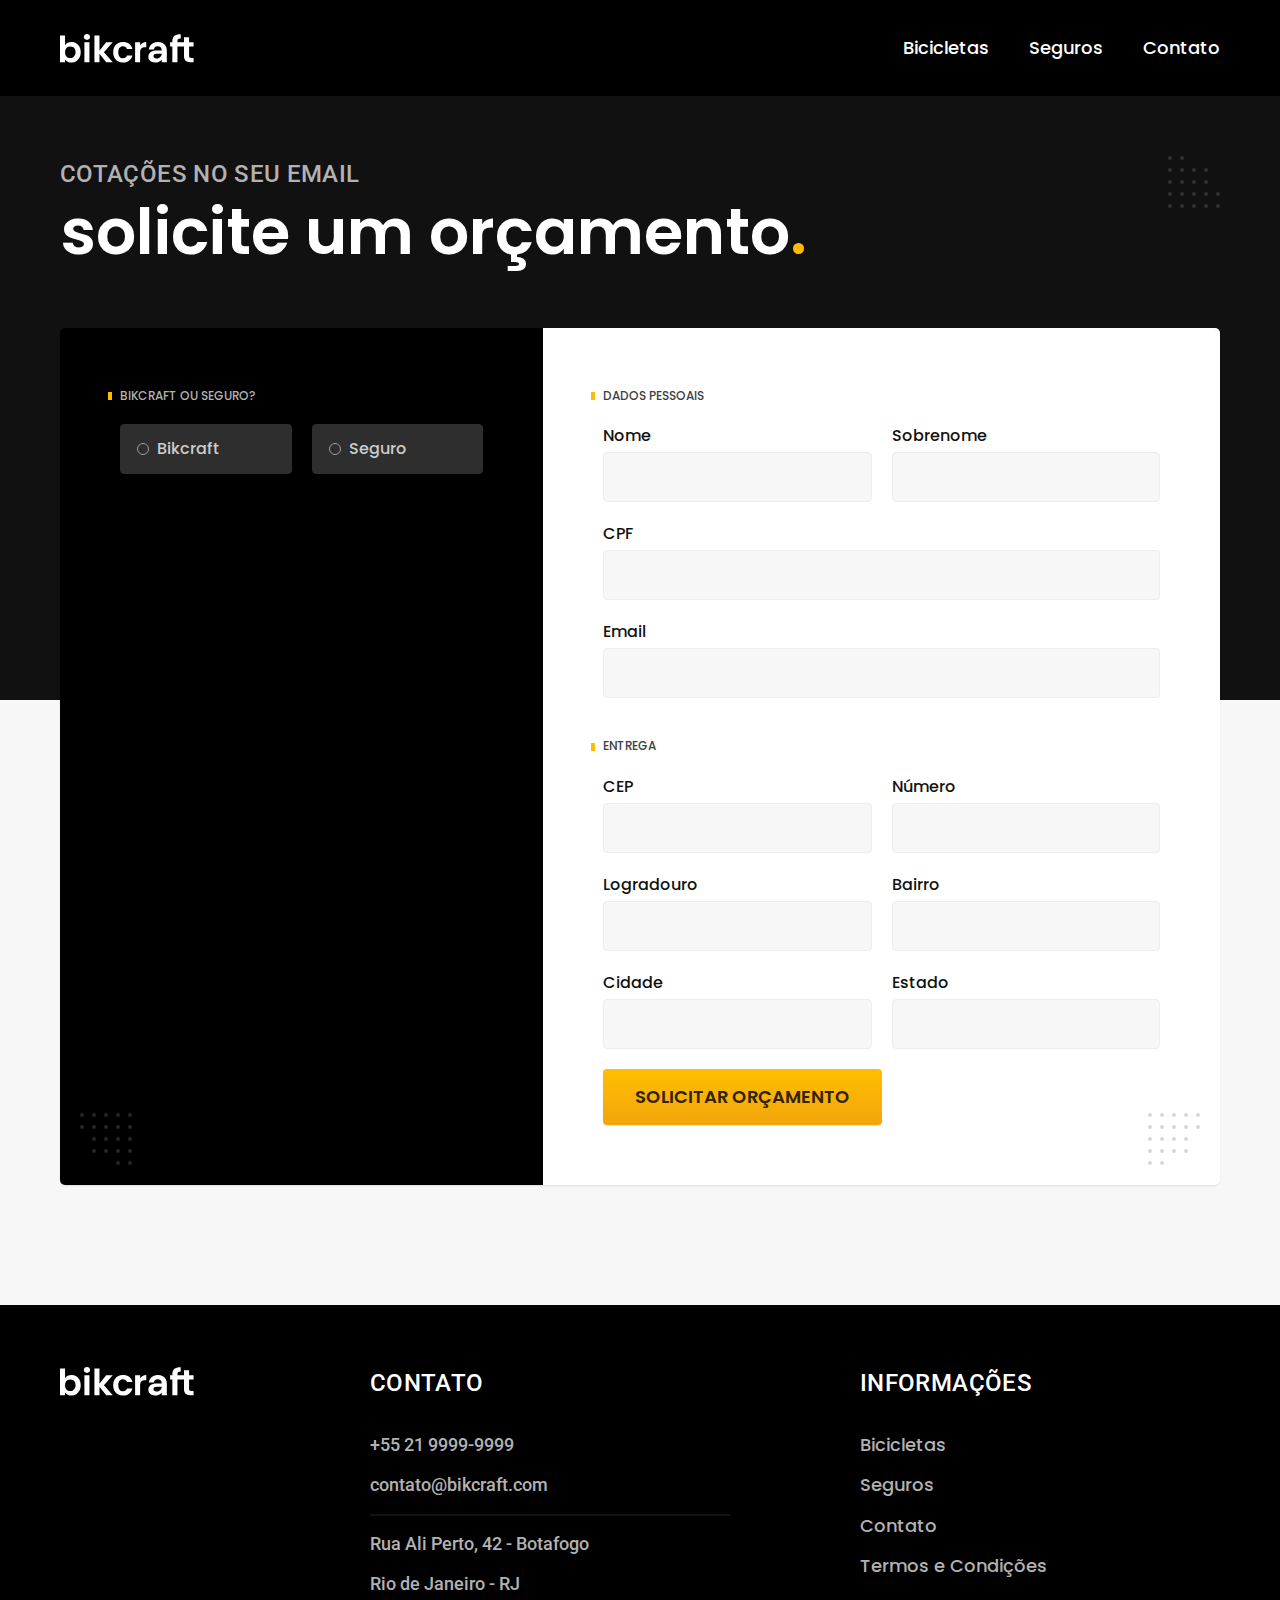
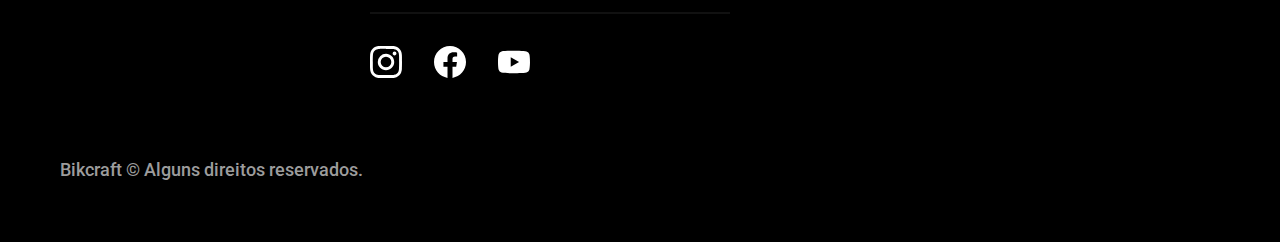
<file: orcamento.html>
<!DOCTYPE html>
<html lang="pt-br">

<head>
  <meta charset="UTF-8">
  <meta name="viewport" content="width=device-width, initial-scale=1.0">
  <title>Orçamento | Bikcraft</title>
  <meta name="description" content="Bicicletas elétricas de alta precisão e qualidade,  feitas sob medida para o cliente. Explore o mundo na sua velocidade com a Bikcraft.">

  <link rel="icon" href="./favicon.svg" type="image/svg+xml">

  <link href="./css/style.css" rel="preload" as="style">
  <link href="./css/style.css" rel="stylesheet">

  <link rel="preconnect" href="https://fonts.googleapis.com">
  <link rel="preconnect" href="https://fonts.gstatic.com" crossorigin>
  <link href="https://fonts.googleapis.com/css2?family=Merriweather:ital,wght@1,900&family=Poppins:wght@500;600&family=Roboto:wght@400;500&display=swap" rel="stylesheet">
  <script>document.documentElement.classList.add('js');</script>
</head>

<body id="orcamento">
  <header class="header-bg">
    <div class="header container">
      <a href="./">
        <img src="./img/bikcraft.svg" alt="Bikcraft" width="136" height="32">
      </a>
      <nav aria-label="primaria">
        <ul class="header-menu font-1-m cor-0">
          <li><a href="./bicicletas.html">Bicicletas</a></li>
          <li><a href="./seguros.html">Seguros</a></li>
          <li><a href="./contato.html">Contato</a></li>
        </ul>
      </nav>
    </div>
  </header>

  <main>
    <div class="titulo">
      <div class="container">
        <p class="font-2-l-b cor-5">Cotações no seu email</p>
        <h1 class="font-1-xxl cor-0">solicite um orçamento<span class="cor-p1">.</span></h1>
      </div>
    </div>

    <form class="orcamento container" action="./">
      <!-- Produto -->
      <div class="orcamento-produto">
        <h2 class="font-1-xs cor-5">Bikcraft ou Seguro?</h2>

        <input type="radio" name="tipo" value="bikcraft" id="bikcraft">
        <label for="bikcraft">Bikcraft</label>

        <input type="radio" name="tipo" value="seguro" id="seguro">
        <label for="seguro">Seguro</label>

        <div class="orcamento-conteudo" id="orcamento-bikcraft">
          <h2 class="font-1-xs cor-5">Escolha a sua:</h2>

          <input type="radio" name="produto" value="nimbus" id="nimbus">
          <label for="nimbus">Nimbus Stark <span>R$ 4999</span></label>
          <div class="radio-detalhes">
            <ul class="font-1-xs cor-8">
              <li><img src="./img/icones/eletrica.svg" alt=""> Motor Elétrico</li>
              <li><img src="./img/icones/carbono.svg" alt=""> Fibra de Carbono</li>
              <li><img src="./img/icones/velocidade.svg" alt=""> 50 km/h</li>
              <li><img src="./img/icones/rastreador.svg" alt=""> Rastreador</li>
            </ul>
            <img src="./img/bicicletas/nimbus.jpg" alt="Bicicleta preta">
          </div>

          <input type="radio" name="produto" value="magic" id="magic">
          <label for="magic">Magic Might <span>R$ 2499</span></label>
          <div class="radio-detalhes">
            <ul class="font-1-xs cor-8">
              <li><img src="./img/icones/eletrica.svg" alt=""> Motor Elétrico</li>
              <li><img src="./img/icones/carbono.svg" alt=""> Fibra de Carbono</li>
              <li><img src="./img/icones/velocidade.svg" alt=""> 45 km/h</li>
              <li><img src="./img/icones/rastreador.svg" alt=""> Rastreador</li>
            </ul>
            <img src="./img/bicicletas/magic.jpg" alt="Bicicleta preta">
          </div>

          <input type="radio" name="produto" value="nebula" id="nebula">
          <label for="nebula">Nebula Cosmic <span>R$ 3999</span></label>
          <div class="radio-detalhes">
            <ul class="font-1-xs cor-8">
              <li><img src="./img/icones/eletrica.svg" alt=""> Motor Elétrico</li>
              <li><img src="./img/icones/carbono.svg" alt=""> Fibra de Carbono</li>
              <li><img src="./img/icones/velocidade.svg" alt=""> 40 km/h</li>
              <li><img src="./img/icones/rastreador.svg" alt=""> Rastreador</li>
            </ul>
            <img src="./img/bicicletas/nebula.jpg" alt="Bicicleta preta">
          </div>
        </div>

        <div class="orcamento-conteudo" id="orcamento-seguro">
          <h2 class="font-1-xs cor-5">Escolha o plano:</h2>

          <input type="radio" name="produto" value="prata" id="prata">
          <label for="prata" class="font-1-s cor-4">Prata <span>R$ 199</span></label>

          <input type="radio" name="produto" value="ouro" id="ouro">
          <label for="ouro" class="font-1-s cor-4">Ouro <span>R$ 299</span></label>
        </div>
      </div>

      <!-- Dados -->
      <div class="orcamento-dados form">
        <h2 class="font-1-xs cor-9 col-2">dados pessoais</h2>
        <div>
          <label for="nome">Nome</label>
          <input type="text" id="nome" name="nome">
        </div>
        <div>
          <label for="sobrenome">Sobrenome</label>
          <input type="text" id="sobrenome" name="sobrenome">
        </div>
        <div class="col-2">
          <label for="CPF">CPF</label>
          <input type="text" id="CPF" name="CPF">
        </div>
        <div class="col-2">
          <label for="email">Email</label>
          <input type="text" id="email" name="email">
        </div>
        <h2 class="font-1-xs cor-9 col-2">entrega</h2>
        <div>
          <label for="cep">CEP</label>
          <input type="text" id="cep" name="cep">
        </div>
        <div>
          <label for="numero">Número</label>
          <input type="text" id="numero" name="numero">
        </div>
        <div>
          <label for="logradouro">Logradouro</label>
          <input type="text" id="logradouro" name="logradouro">
        </div>
        <div>
          <label for="bairro">Bairro</label>
          <input type="text" id="bairro" name="bairro">
        </div>
        <div>
          <label for="cidade">Cidade</label>
          <input type="text" id="cidade" name="cidade">
        </div>
        <div>
          <label for="estado">Estado</label>
          <input type="text" id="estado" name="estado">
        </div>
        <button class="botao col-2">Solicitar Orçamento</button>
      </div>
    </form>
  </main>

  <footer class="footer-bg">
    <div class="footer container">
      <img src="./img/bikcraft.svg" alt="Bikcraft">
      <div class="footer-contato">
        <h3 class="font-2-l-b cor-0">Contato</h3>
        <ul class="font-2-m cor-5">
          <li>+55 21 9999-9999</li>
          <li>contato@bikcraft.com</li>
          <li>Rua Ali Perto, 42 - Botafogo</li>
          <li>Rio de Janeiro - RJ</li>
        </ul>
        <div class="footer-redes">
          <a href="./"><img src="./img/redes/instagram.svg" alt="Instagram"></a>
          <a href="./"><img src="./img/redes/facebook.svg" alt="Facebook"></a>
          <a href="./"><img src="./img/redes/youtube.svg" alt="Youtube"></a>
        </div>
      </div>
      <div class="footer-informacoes">
        <h3 class="font-2-l-b cor-0">Informações</h3>
        <nav>
          <ul class="font-1-m cor-5">
            <li><a href="./bicicletas.html">Bicicletas</a></li>
            <li><a href="./seguros.html">Seguros</a></li>
            <li><a href="./contato.html">Contato</a></li>
            <li><a href="./termos.html">Termos e Condições</a></li>
          </ul>
        </nav>
      </div>
      <p class="font-2-m cor-6 footer-copy">Bikcraft © Alguns direitos reservados.</p>
    </div>
  </footer>

  <script src="./js/script.js"></script>
</body>

</html>
</file>
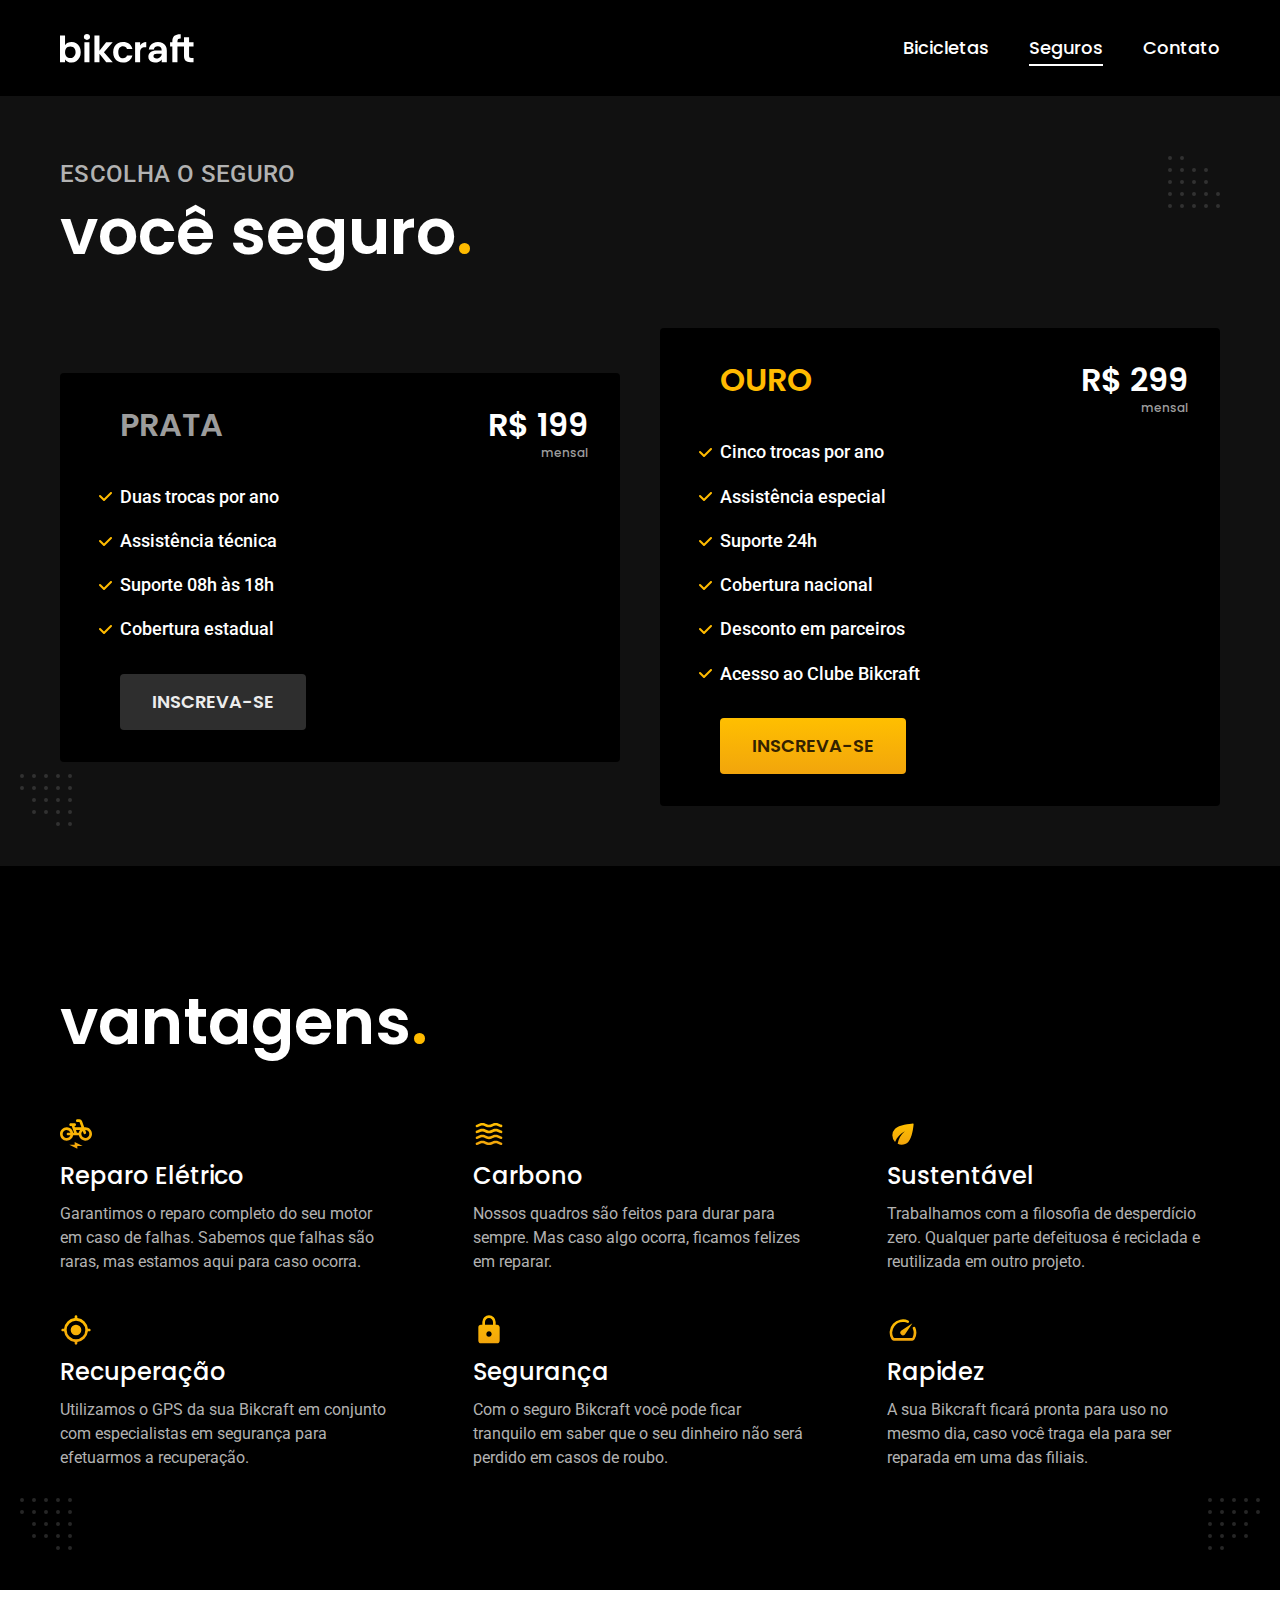
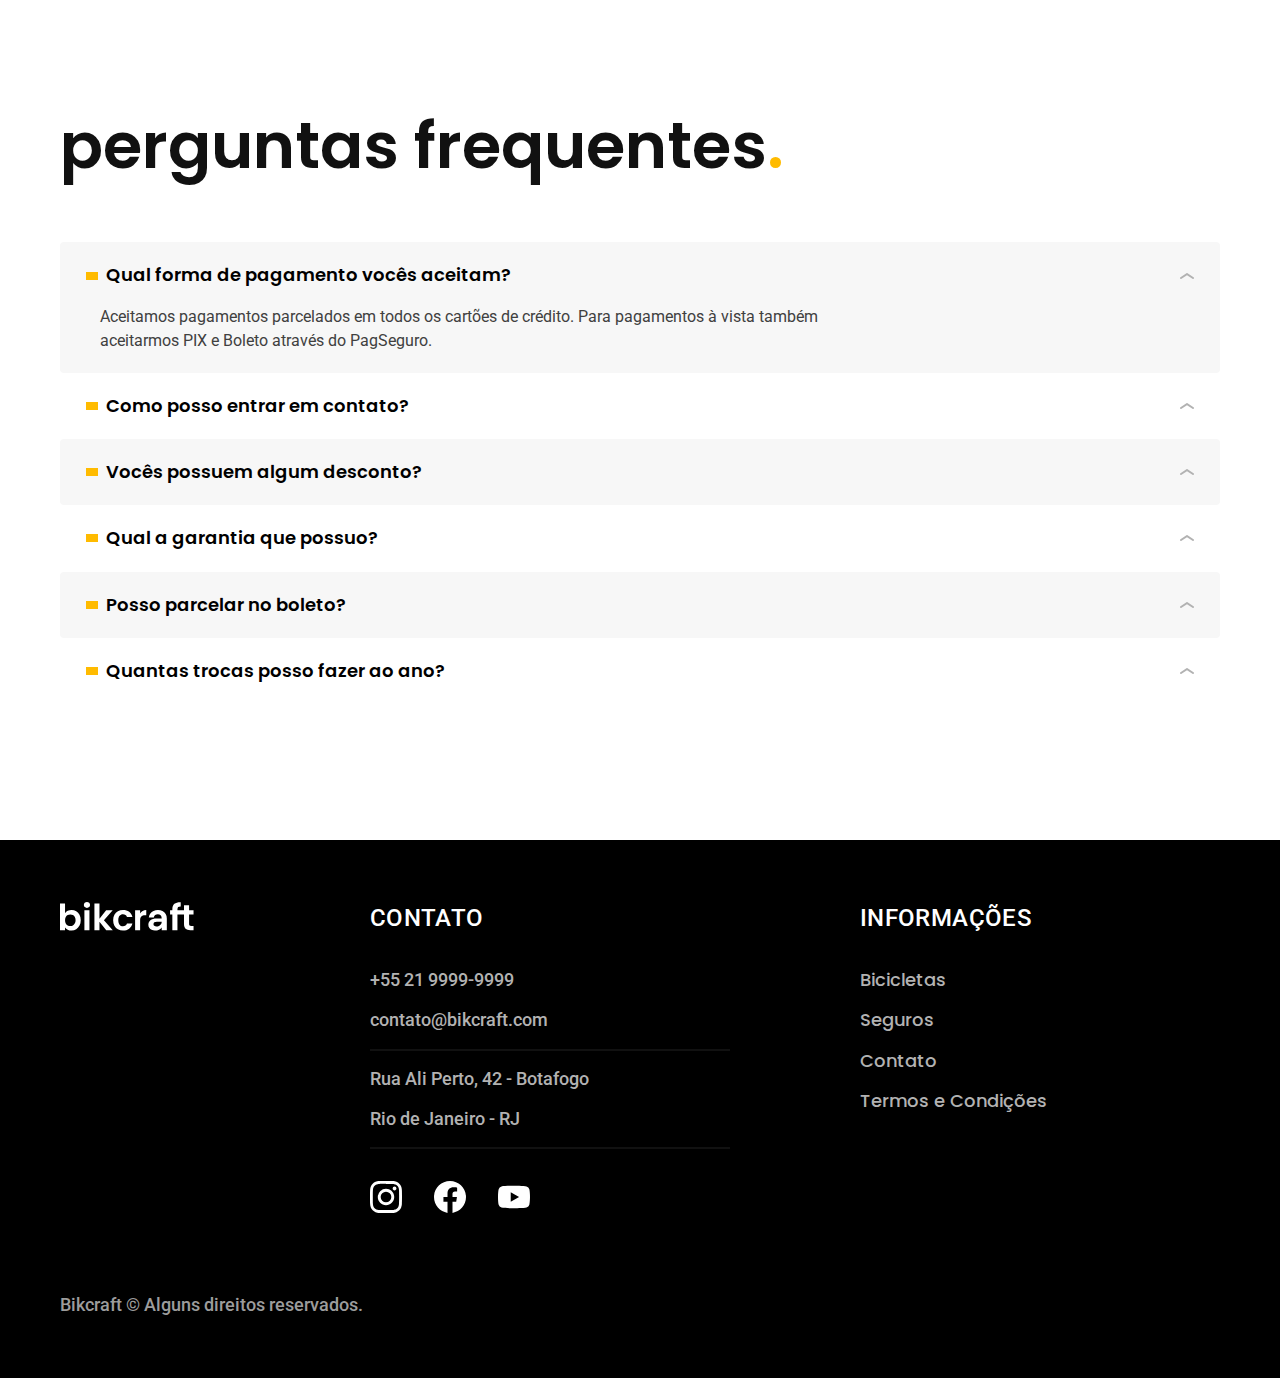
<file: seguros.html>
<!DOCTYPE html>
<html lang="pt-br">

<head>
  <meta charset="UTF-8">
  <meta name="viewport" content="width=device-width, initial-scale=1.0">
  <title>Seguros | Bikcraft</title>
  <meta name="description" content="Bicicletas elétricas de alta precisão e qualidade,  feitas sob medida para o cliente. Explore o mundo na sua velocidade com a Bikcraft.">

  <link rel="icon" href="./favicon.svg" type="image/svg+xml">

  <link href="./css/style.css" rel="preload" as="style">
  <link href="./css/style.css" rel="stylesheet">

  <link rel="preconnect" href="https://fonts.googleapis.com">
  <link rel="preconnect" href="https://fonts.gstatic.com" crossorigin>
  <link href="https://fonts.googleapis.com/css2?family=Merriweather:ital,wght@1,900&family=Poppins:wght@500;600&family=Roboto:wght@400;500&display=swap" rel="stylesheet">
  <script>document.documentElement.classList.add('js');</script>
</head>

<body id="seguros">
  <header class="header-bg">
    <div class="header container">
      <a href="./">
        <img src="./img/bikcraft.svg" alt="Bikcraft" width="136" height="32">
      </a>
      <nav aria-label="primaria">
        <ul class="header-menu font-1-m cor-0">
          <li><a href="./bicicletas.html">Bicicletas</a></li>
          <li><a href="./seguros.html">Seguros</a></li>
          <li><a href="./contato.html">Contato</a></li>
        </ul>
      </nav>
    </div>
  </header>

  <main class="seguros-bg">
    <div class="titulo">
      <div class="container">
        <p class="font-2-l-b cor-5">Escolha o seguro</p>
        <h1 class="font-1-xxl cor-0">você seguro<span class="cor-p1">.</span></h1>
      </div>
    </div>

    <div class="seguros container">
      <div class="seguros-item fadeInLeft" data-anime="200">
        <h3 class="font-1-xl cor-6">PRATA</h3>
        <span class="font-1-xl cor-0">R$ 199 <span class="font-1-xs cor-6">mensal</span></span>
        <ul class="font-2-m cor-0">
          <li>Duas trocas por ano</li>
          <li>Assistência técnica</li>
          <li>Suporte 08h às 18h</li>
          <li>Cobertura estadual</li>
        </ul>
        <a class="botao secundario" href="./orcamento.html?tipo=seguro&produto=prata">Inscreva-se</a>
      </div>
      <div class="seguros-item fadeInRight" data-anime="400">
        <h3 class="font-1-xl cor-p1">OURO</h3>
        <span class="font-1-xl cor-0">R$ 299 <span class="font-1-xs cor-6">mensal</span></span>
        <ul class="font-2-m cor-0">
          <li>Cinco trocas por ano</li>
          <li>Assistência especial</li>
          <li>Suporte 24h</li>
          <li>Cobertura nacional</li>
          <li>Desconto em parceiros</li>
          <li>Acesso ao Clube Bikcraft</li>
        </ul>
        <a class="botao" href="./orcamento.html?tipo=seguro&produto=ouro">Inscreva-se</a>
      </div>
    </div>
  </main>

  <article class="vantagens-bg">
    <div class="vantagens container">
      <h2 class="font-1-xxl cor-0">vantagens<span class="cor-p1">.</span></h2>
      <ul>
        <li>
          <img src="./img/icones/eletrica.svg" alt="">
          <h3 class="font-1-l cor-0">Reparo Elétrico</h3>
          <p class="font-2-s cor-5">Garantimos o reparo completo do seu motor em caso de falhas. Sabemos que falhas são raras, mas estamos aqui para caso ocorra.</p>
        </li>
        <li>
          <img src="./img/icones/carbono.svg" alt="">
          <h3 class="font-1-l cor-0">Carbono</h3>
          <p class="font-2-s cor-5">Nossos quadros são feitos para durar para sempre. Mas caso algo ocorra, ficamos felizes em reparar.</p>
        </li>
        <li>
          <img src="./img/icones/sustentavel.svg" alt="">
          <h3 class="font-1-l cor-0">Sustentável</h3>
          <p class="font-2-s cor-5">Trabalhamos com a filosofia de desperdício zero. Qualquer parte defeituosa é reciclada e reutilizada em outro projeto.</p>
        </li>
        <li>
          <img src="./img/icones/rastreador.svg" alt="">
          <h3 class="font-1-l cor-0">Recuperação</h3>
          <p class="font-2-s cor-5">Utilizamos o GPS da sua Bikcraft em conjunto com especialistas em segurança para efetuarmos a recuperação.</p>
        </li>
        <li>
          <img src="./img/icones/seguro.svg" alt="">
          <h3 class="font-1-l cor-0">Segurança</h3>
          <p class="font-2-s cor-5">Com o seguro Bikcraft você pode ficar tranquilo em saber que o seu dinheiro não será perdido em casos de roubo.</p>
        </li>
        <li>
          <img src="./img/icones/velocidade.svg" alt="">
          <h3 class="font-1-l cor-0">Rapidez</h3>
          <p class="font-2-s cor-5">A sua Bikcraft ficará pronta para uso no mesmo dia, caso você traga ela para ser reparada em uma das filiais.</p>
        </li>
      </ul>
    </div>
  </article>

  <article class="perguntas container">
    <h2 class="font-1-xxl">perguntas frequentes<span class="cor-p1">.</span></h2>
    <dl>
      <div>
        <dt><button class="font-1-m-b" aria-controls="pergunta1" aria-expanded="true">Qual forma de pagamento vocês aceitam?</button></dt>
        <dd id="pergunta1" class="font-2-s cor-9 ativa">Aceitamos pagamentos parcelados em todos os cartões de crédito. Para pagamentos à vista também aceitarmos PIX e Boleto através do PagSeguro.</dd>
      </div>
      <div>
        <dt><button class="font-1-m-b" aria-controls="pergunta1" aria-expanded="false"> Como posso entrar em contato? </button></dt>
        <dd id="pergunta2" class="font-2-s cor-9">Aceitamos pagamentos parcelados em todos os cartões de crédito. Para pagamentos à vista também aceitarmos PIX e Boleto através do PagSeguro.</dd>
      </div>
      <div>
        <dt><button class="font-1-m-b" aria-controls="pergunta3" aria-expanded="false">Vocês possuem algum desconto? </button></dt>
        <dd id="pergunta3" class="font-2-s cor-9">Aceitamos pagamentos parcelados em todos os cartões de crédito. Para pagamentos à vista também aceitarmos PIX e Boleto através do PagSeguro.</dd>
      </div>
      <div>
        <dt><button class="font-1-m-b" aria-controls="pergunta4" aria-expanded="false">Qual a garantia que possuo?</button></dt>
        <dd id="pergunta4" class="font-2-s cor-9">Aceitamos pagamentos parcelados em todos os cartões de crédito. Para pagamentos à vista também aceitarmos PIX e Boleto através do PagSeguro.</dd>
      </div>
      <div>
        <dt><button class="font-1-m-b" aria-controls="pergunta5" aria-expanded="false">Posso parcelar no boleto?</dt>
        <dd id="pergunta5" class="font-2-s cor-9">Aceitamos pagamentos parcelados em todos os cartões de crédito. Para pagamentos à vista também aceitarmos PIX e Boleto através do PagSeguro.</dd>
      </div>
      <div>
        <dt><button class="font-1-m-b" aria-controls="pergunta6" aria-expanded="false">Quantas trocas posso fazer ao ano?</dt>
        <dd id="pergunta6" class="font-2-s cor-9">Aceitamos pagamentos parcelados em todos os cartões de crédito. Para pagamentos à vista também aceitarmos PIX e Boleto através do PagSeguro.</dd>
      </div>
    </dl>
  </article>

  <footer class="footer-bg">
    <div class="footer container">
      <img src="./img/bikcraft.svg" alt="Bikcraft">
      <div class="footer-contato">
        <h3 class="font-2-l-b cor-0">Contato</h3>
        <ul class="font-2-m cor-5">
          <li>+55 21 9999-9999</li>
          <li>contato@bikcraft.com</li>
          <li>Rua Ali Perto, 42 - Botafogo</li>
          <li>Rio de Janeiro - RJ</li>
        </ul>
        <div class="footer-redes">
          <a href="./"><img src="./img/redes/instagram.svg" alt="Instagram"></a>
          <a href="./"><img src="./img/redes/facebook.svg" alt="Facebook"></a>
          <a href="./"><img src="./img/redes/youtube.svg" alt="Youtube"></a>
        </div>
      </div>
      <div class="footer-informacoes">
        <h3 class="font-2-l-b cor-0">Informações</h3>
        <nav>
          <ul class="font-1-m cor-5">
            <li><a href="./bicicletas.html">Bicicletas</a></li>
            <li><a href="./seguros.html">Seguros</a></li>
            <li><a href="./contato.html">Contato</a></li>
            <li><a href="./termos.html">Termos e Condições</a></li>
          </ul>
        </nav>
      </div>
      <p class="font-2-m cor-6 footer-copy">Bikcraft © Alguns direitos reservados.</p>
    </div>
  </footer>

  <script src="./js/simple-anime.js"></script>
  <script src="./js/script.js"></script>
</body>

</html>
</file>
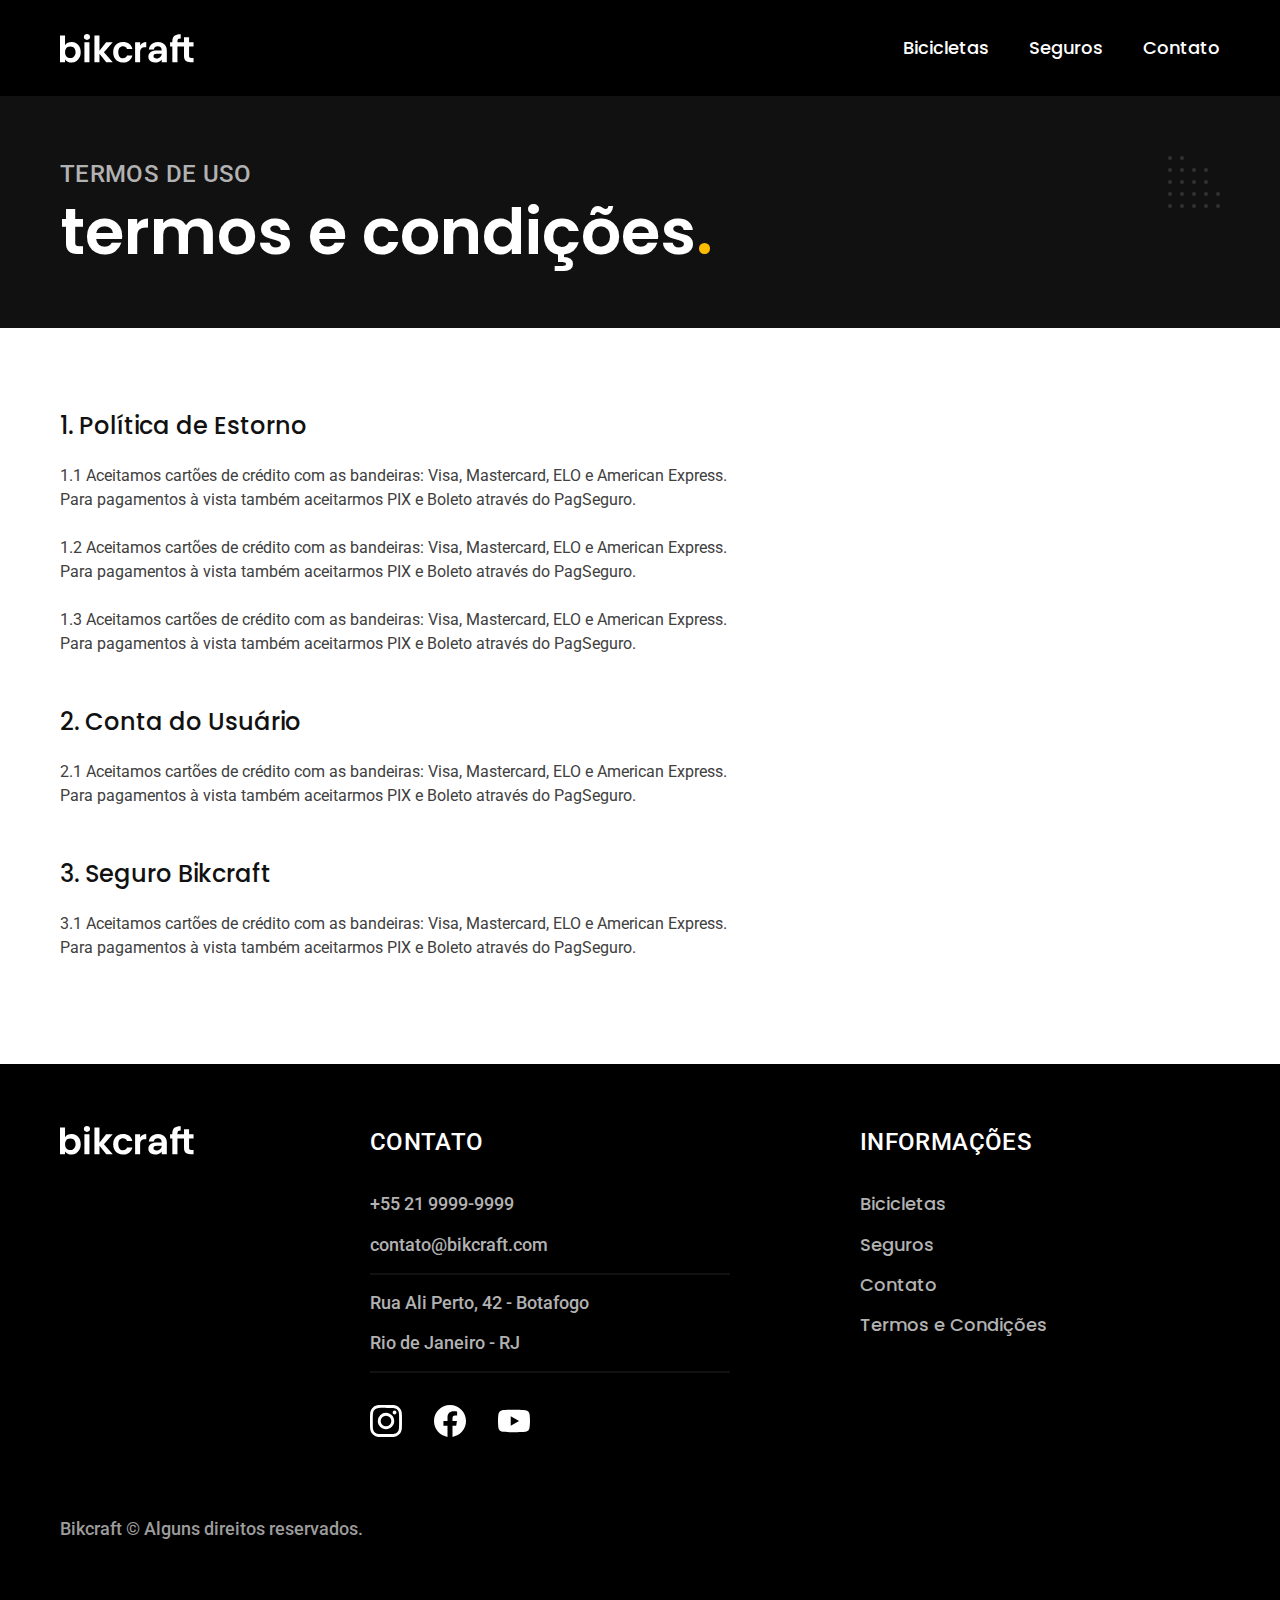
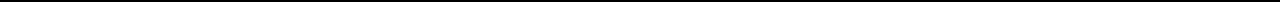
<file: termos.html>
<!DOCTYPE html>
<html lang="pt-br">

<head>
  <meta charset="UTF-8">
  <meta name="viewport" content="width=device-width, initial-scale=1.0">
  <title>Termos e Condições | Bikcraft</title>
  <meta name="description" content="Bicicletas elétricas de alta precisão e qualidade,  feitas sob medida para o cliente. Explore o mundo na sua velocidade com a Bikcraft.">

  <link rel="icon" href="./favicon.svg" type="image/svg+xml">

  <link href="./css/style.css" rel="preload" as="style">
  <link href="./css/style.css" rel="stylesheet">

  <link rel="preconnect" href="https://fonts.googleapis.com">
  <link rel="preconnect" href="https://fonts.gstatic.com" crossorigin>
  <link href="https://fonts.googleapis.com/css2?family=Merriweather:ital,wght@1,900&family=Poppins:wght@500;600&family=Roboto:wght@400;500&display=swap" rel="stylesheet">
  <script>document.documentElement.classList.add('js');</script>
</head>

<body id="termos">
  <header class="header-bg">
    <div class="header container">
      <a href="./">
        <img src="./img/bikcraft.svg" alt="Bikcraft" width="136" height="32">
      </a>
      <nav aria-label="primaria">
        <ul class="header-menu font-1-m cor-0">
          <li><a href="./bicicletas.html">Bicicletas</a></li>
          <li><a href="./seguros.html">Seguros</a></li>
          <li><a href="./contato.html">Contato</a></li>
        </ul>
      </nav>
    </div>
  </header>

  <main>
    <div class="titulo">
      <div class="container">
        <p class="font-2-l-b cor-5">Termos de uso</p>
        <h1 class="font-1-xxl cor-0">termos e condições<span class="cor-p1">.</span></h1>
      </div>
    </div>

    <div class="termos font-2-s cor-10 container">
      <h2 class="font-1-l cor-11">1. Política de Estorno</h2>
      <p>1.1 Aceitamos cartões de crédito com as bandeiras: Visa, Mastercard, ELO e American Express. Para pagamentos à vista também aceitarmos PIX e Boleto através do PagSeguro.</p>
      <p>1.2 Aceitamos cartões de crédito com as bandeiras: Visa, Mastercard, ELO e American Express. Para pagamentos à vista também aceitarmos PIX e Boleto através do PagSeguro.</p>
      <p>1.3 Aceitamos cartões de crédito com as bandeiras: Visa, Mastercard, ELO e American Express. Para pagamentos à vista também aceitarmos PIX e Boleto através do PagSeguro.</p>
      <h2 class="font-1-l cor-11">2. Conta do Usuário</h2>
      <p>2.1 Aceitamos cartões de crédito com as bandeiras: Visa, Mastercard, ELO e American Express. Para pagamentos à vista também aceitarmos PIX e Boleto através do PagSeguro.</p>
      <h2 class="font-1-l cor-11">3. Seguro Bikcraft</h2>
      <p>3.1 Aceitamos cartões de crédito com as bandeiras: Visa, Mastercard, ELO e American Express. Para pagamentos à vista também aceitarmos PIX e Boleto através do PagSeguro.</p>
    </div>
  </main>

  <footer class="footer-bg">
    <div class="footer container">
      <img src="./img/bikcraft.svg" alt="Bikcraft">
      <div class="footer-contato">
        <h3 class="font-2-l-b cor-0">Contato</h3>
        <ul class="font-2-m cor-5">
          <li>+55 21 9999-9999</li>
          <li>contato@bikcraft.com</li>
          <li>Rua Ali Perto, 42 - Botafogo</li>
          <li>Rio de Janeiro - RJ</li>
        </ul>
        <div class="footer-redes">
          <a href="./"><img src="./img/redes/instagram.svg" alt="Instagram"></a>
          <a href="./"><img src="./img/redes/facebook.svg" alt="Facebook"></a>
          <a href="./"><img src="./img/redes/youtube.svg" alt="Youtube"></a>
        </div>
      </div>
      <div class="footer-informacoes">
        <h3 class="font-2-l-b cor-0">Informações</h3>
        <nav>
          <ul class="font-1-m cor-5">
            <li><a href="./bicicletas.html">Bicicletas</a></li>
            <li><a href="./seguros.html">Seguros</a></li>
            <li><a href="./contato.html">Contato</a></li>
            <li><a href="./termos.html">Termos e Condições</a></li>
          </ul>
        </nav>
      </div>
      <p class="font-2-m cor-6 footer-copy">Bikcraft © Alguns direitos reservados.</p>
    </div>
  </footer>

  <script src="./js/script.js"></script>
</body>

</html>
</file>
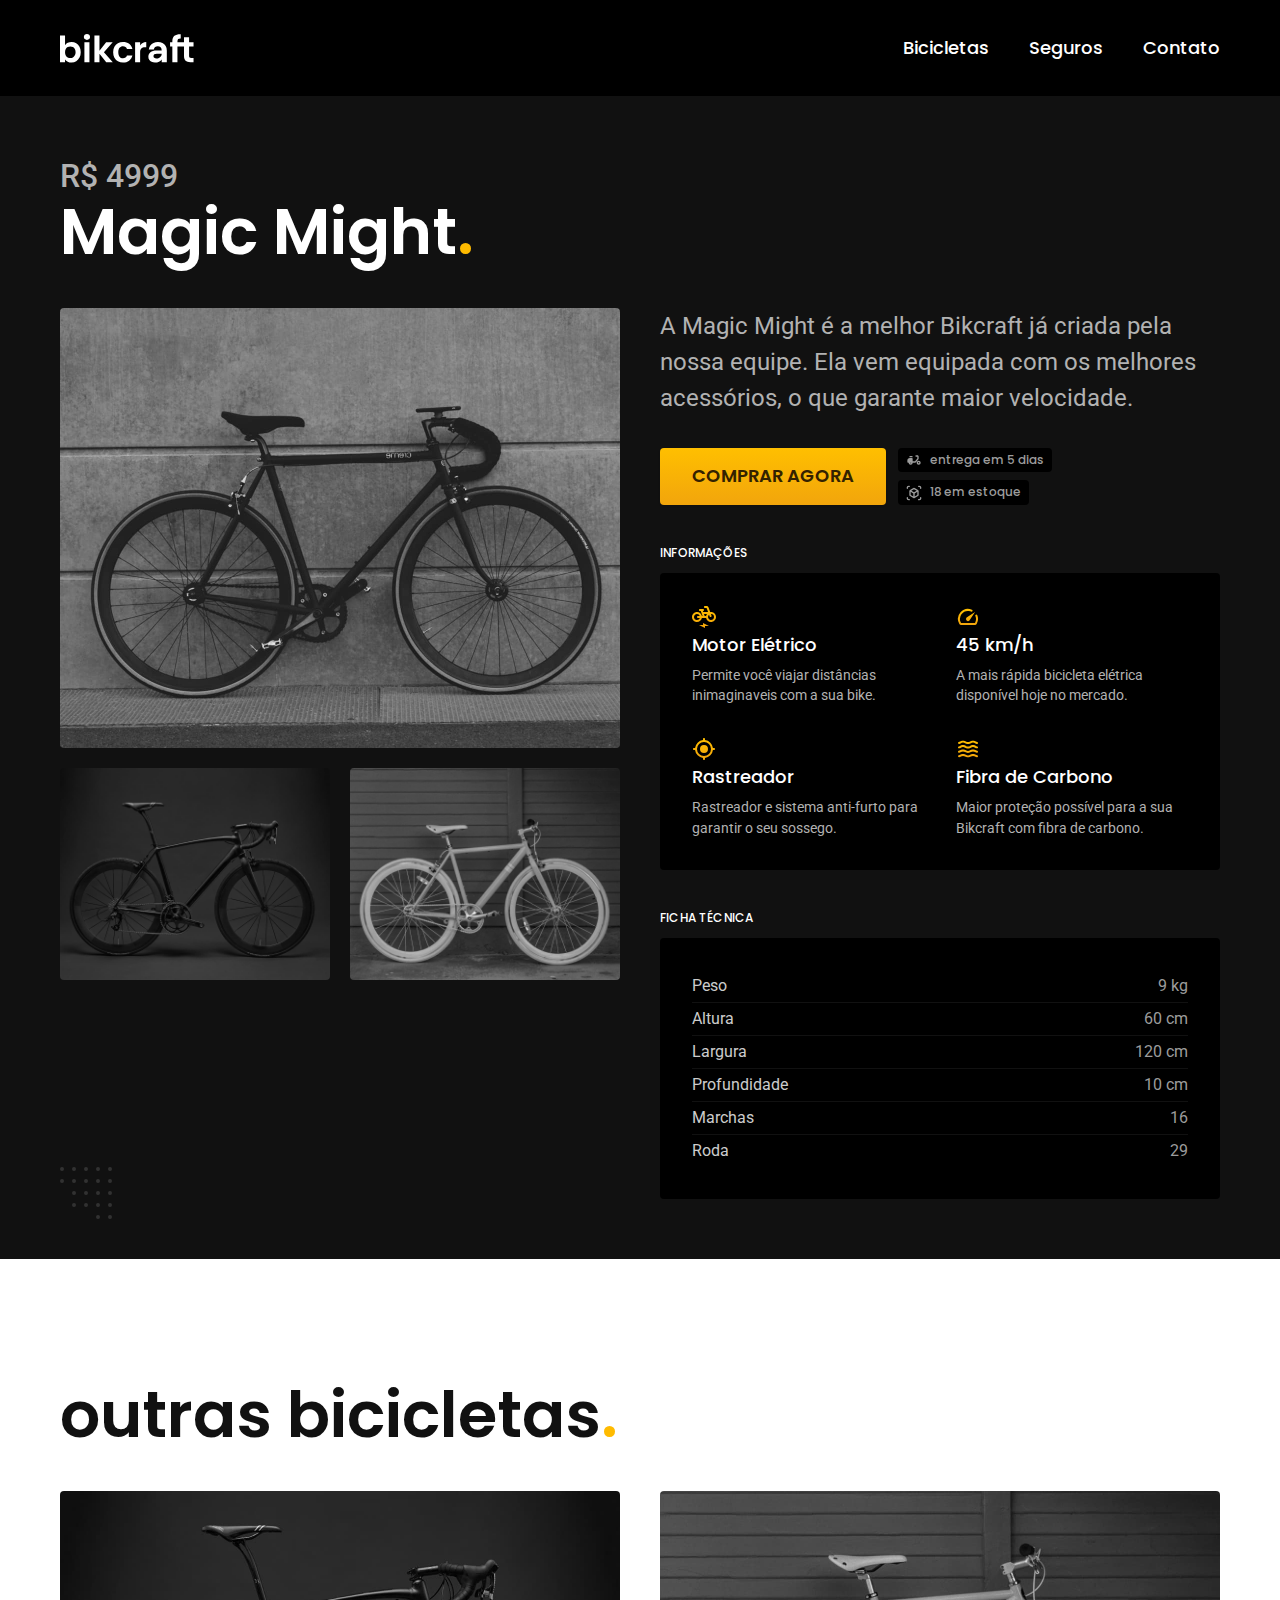
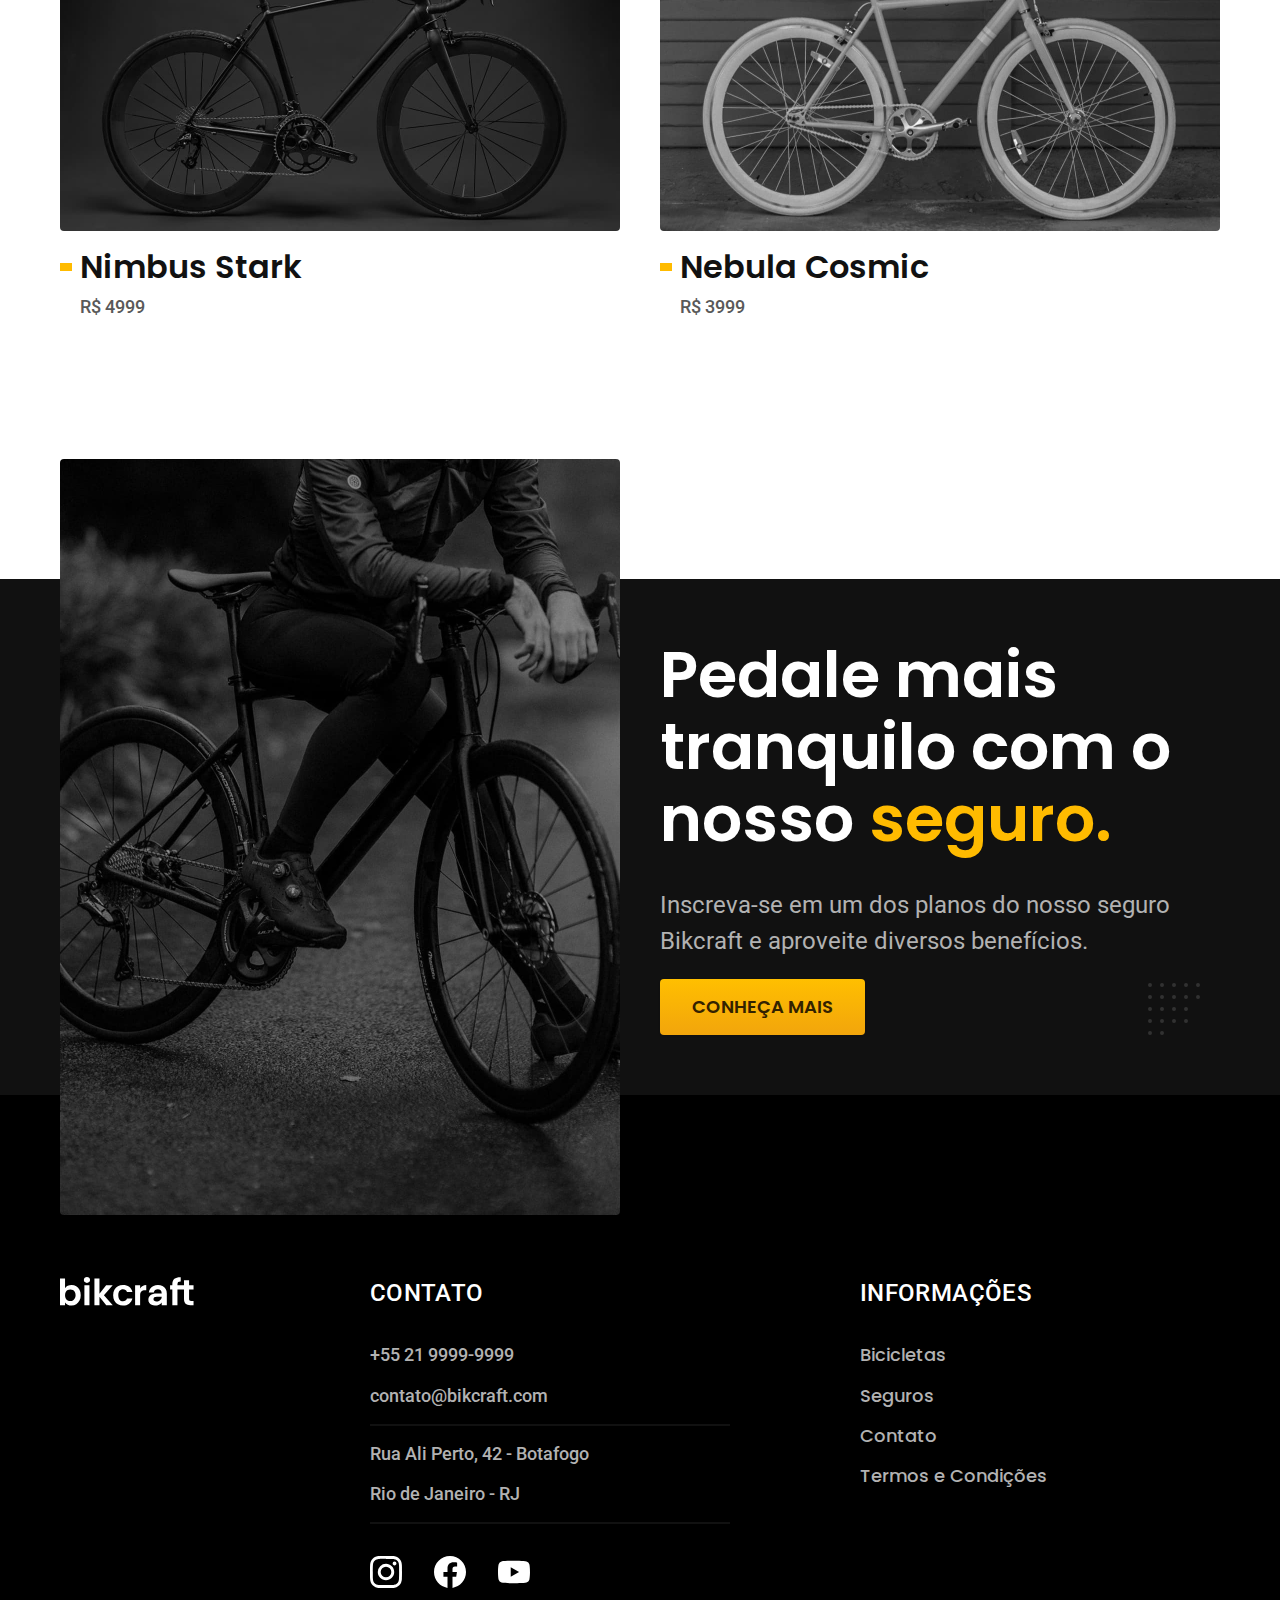
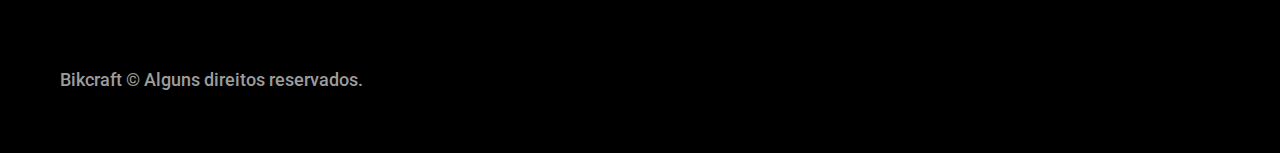
<file: bicicletas/magic.html>
<!DOCTYPE html>
<html lang="pt-br">

<head>
  <meta charset="UTF-8">
  <meta name="viewport" content="width=device-width, initial-scale=1.0">
  <title>Magic | Bikcraft</title>
  <meta name="description" content="Bicicletas elétricas de alta precisão e qualidade, feitas sob medida para o cliente. Explore o mundo na sua velocidade com a Bikcraft.">

  <link rel="icon" href="./favicon.svg" type="image/svg+xml">

  <link href="../css/style.css" rel="preload" as="style">
  <link href="../css/style.css" rel="stylesheet">

  <link rel="preconnect" href="https://fonts.googleapis.com">
  <link rel="preconnect" href="https://fonts.gstatic.com" crossorigin>
  <link href="https://fonts.googleapis.com/css2?family=Merriweather:ital,wght@1,900&family=Poppins:wght@500;600&family=Roboto:wght@400;500&display=swap" rel="stylesheet">
  <script>document.documentElement.classList.add('js');</script>
</head>

<body id="bicicleta">
  <header class="header-bg">
    <div class="header container">
      <a href="../">
        <img src="../img/bikcraft.svg" alt="Bikcraft" width="136" height="32">
      </a>
      <nav aria-label="primaria">
        <ul class="header-menu font-1-m cor-0">
          <li><a href="../bicicletas.html">Bicicletas</a></li>
          <li><a href="../seguros.html">Seguros</a></li>
          <li><a href="../contato.html">Contato</a></li>
        </ul>
      </nav>
    </div>
  </header>

  <main class="bicicleta-bg">
    <div class="bicicleta container">
      <div class="bicicleta-titulo">
        <span class="font-2-xl cor-5">R$ 4999</span>
        <h1 class="font-1-xxl cor-0">Magic Might<span class="cor-p1">.</span></h1>
      </div>
      <div class="bicicleta-imagens">
        <img src="../img/bicicleta/nimbus2.jpg" alt="Bicicleta preta" width="560" height="440">
        <img src="../img/bicicleta/nimbus1.jpg" alt="Bicicleta preta" width="560" height="440">
        <img src="../img/bicicleta/nimbus3.jpg" alt="Bicicleta branca" width="560" height="440">
      </div>
      <div class="bicicleta-conteudo">
        <p class="font-2-l cor-5">A Magic Might é a melhor Bikcraft já criada pela nossa equipe. Ela vem equipada com os melhores acessórios, o que garante maior velocidade.</p>
        <div class="bicicleta-comprar">
          <a class="botao" href="../orcamento.html?tipo=bikcraft&produto=magic">Comprar Agora</a>
          <span class="font-1-xs cor-6"><img src="../img/icones/entrega.svg" alt=""> entrega em 5 dias</span>
          <span class="font-1-xs cor-6"><img src="../img/icones/estoque.svg" alt=""> 18 em estoque</span>
        </div>
        <h2 class="font-1-xs cor-0">Informações</h2>
        <ul class="bicicleta-informacoes">
          <li>
            <img src="../img/icones/eletrica.svg" alt="">
            <h3 class="font-1-m cor-0">Motor Elétrico</h3>
            <p class="font-2-xs cor-5">Permite você viajar distâncias inimaginaveis com a sua bike.</p>
          </li>
          <li>
            <img src="../img/icones/velocidade.svg" alt="">
            <h3 class="font-1-m cor-0">45 km/h</h3>
            <p class="font-2-xs cor-5">A mais rápida bicicleta elétrica disponível hoje no mercado.</p>
          </li>
          <li>
            <img src="../img/icones/rastreador.svg" alt="">
            <h3 class="font-1-m cor-0">Rastreador</h3>
            <p class="font-2-xs cor-5">Rastreador e sistema anti-furto para garantir o seu sossego.</p>
          </li>
          <li>
            <img src="../img/icones/carbono.svg" alt="">
            <h3 class="font-1-m cor-0">Fibra de Carbono</h3>
            <p class="font-2-xs cor-5">Maior proteção possível para a sua Bikcraft com fibra de carbono.</p>
          </li>
        </ul>
        <h2 class="font-1-xs cor-0">Ficha Técnica</h2>
        <ul class="bicicleta-ficha font-2-s cor-4">
          <li>Peso <span>9 kg</span></li>
          <li>Altura <span>60 cm</span></li>
          <li>Largura <span>120 cm</span></li>
          <li>Profundidade <span>10 cm</span></li>
          <li>Marchas <span>16</span></li>
          <li>Roda <span>29</span></li>
        </ul>
      </div>
    </div>
  </main>

  <article class="bicicletas-lista container">
    <h2 class="font-1-xxl">outras bicicletas<span class="cor-p1">.</span></h2>
    <ul>
      <li>
        <a href="./nimbus.html">
          <img src="../img/bicicletas/nimbus.jpg" alt="Bicicleta preta">
          <h3 class="font-1-xl">Nimbus Stark</h3>
          <span class="font-2-m cor-8">R$ 4999</span>
        </a>
      </li>
      <li>
        <a href="./nebula.html">
          <img src="../img/bicicletas/nebula.jpg" alt="Bicicleta branca">
          <h3 class="font-1-xl">Nebula Cosmic</h3>
          <span class="font-2-m cor-8">R$ 3999</span>
        </a>
      </li>
    </ul>
  </article>

  <article class="seguro-bg">
    <div class="seguro container">
      <div class="seguro-imagem">
        <img src="../img/fotos/seguros.jpg" alt="Pessoa parada em cima de uma bicicleta">
      </div>
      <div class="seguro-conteudo">
        <h2 class="font-1-xxl cor-0">Pedale mais tranquilo com o nosso <span class="cor-p1">seguro.</span></h2>
        <p class="font-2-l cor-5">Inscreva-se em um dos planos do nosso seguro Bikcraft e aproveite diversos benefícios.</p>
        <a class="botao" href="../seguros.html">Conheça Mais</a>
      </div>
    </div>
  </article>

  <footer class="footer-bg">
    <div class="footer container">
      <img src="../img/bikcraft.svg" alt="Bikcraft">
      <div class="footer-contato">
        <h3 class="font-2-l-b cor-0">Contato</h3>
        <ul class="font-2-m cor-5">
          <li>+55 21 9999-9999</li>
          <li>contato@bikcraft.com</li>
          <li>Rua Ali Perto, 42 - Botafogo</li>
          <li>Rio de Janeiro - RJ</li>
        </ul>
        <div class="footer-redes">
          <a href="./"><img src="../img/redes/instagram.svg" alt="Instagram"></a>
          <a href="./"><img src="../img/redes/facebook.svg" alt="Facebook"></a>
          <a href="./"><img src="../img/redes/youtube.svg" alt="Youtube"></a>
        </div>
      </div>
      <div class="footer-informacoes">
        <h3 class="font-2-l-b cor-0">Informações</h3>
        <nav>
          <ul class="font-1-m cor-5">
            <li><a href="../bicicletas.html">Bicicletas</a></li>
            <li><a href="../seguros.html">Seguros</a></li>
            <li><a href="../contato.html">Contato</a></li>
            <li><a href="../termos.html">Termos e Condições</a></li>
          </ul>
        </nav>
      </div>
      <p class="font-2-m cor-6 footer-copy">Bikcraft © Alguns direitos reservados.</p>
    </div>
  </footer>

  <script src="../js/script.js"></script>
</body>

</html>
</file>
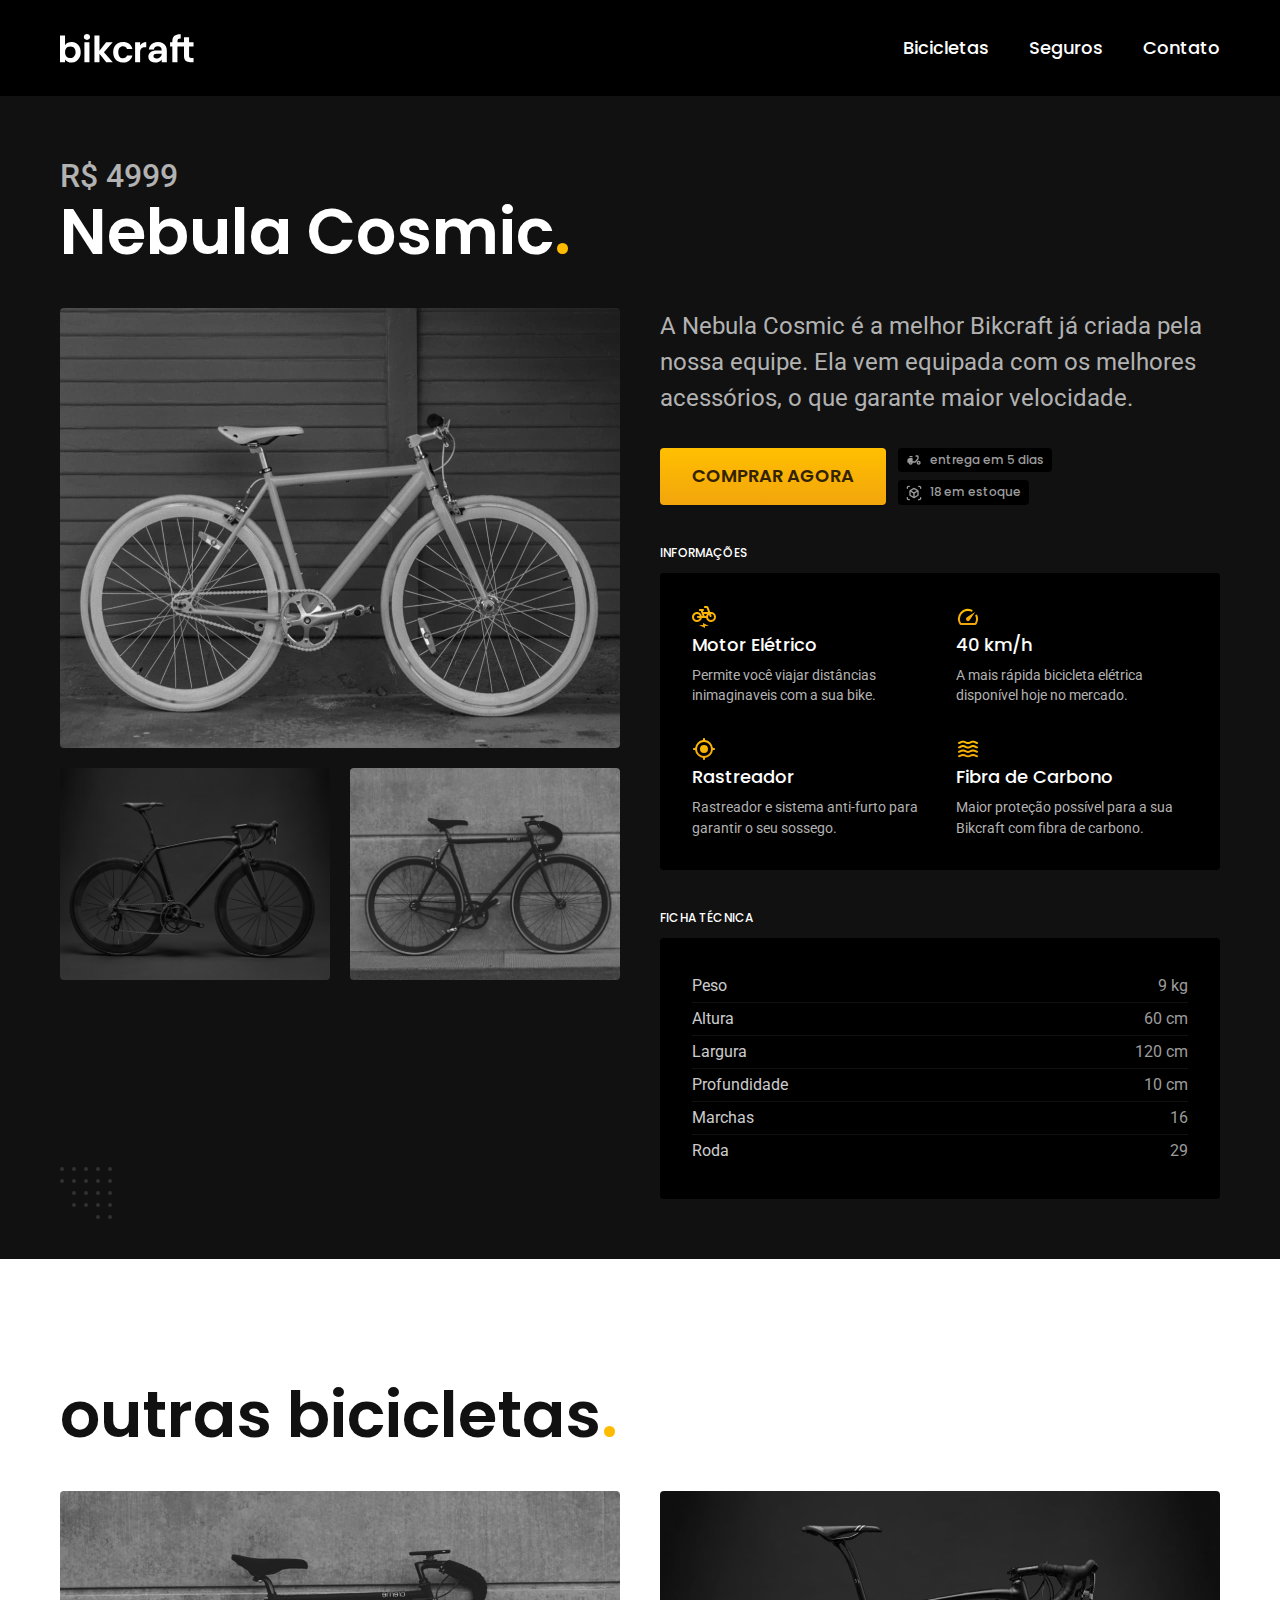
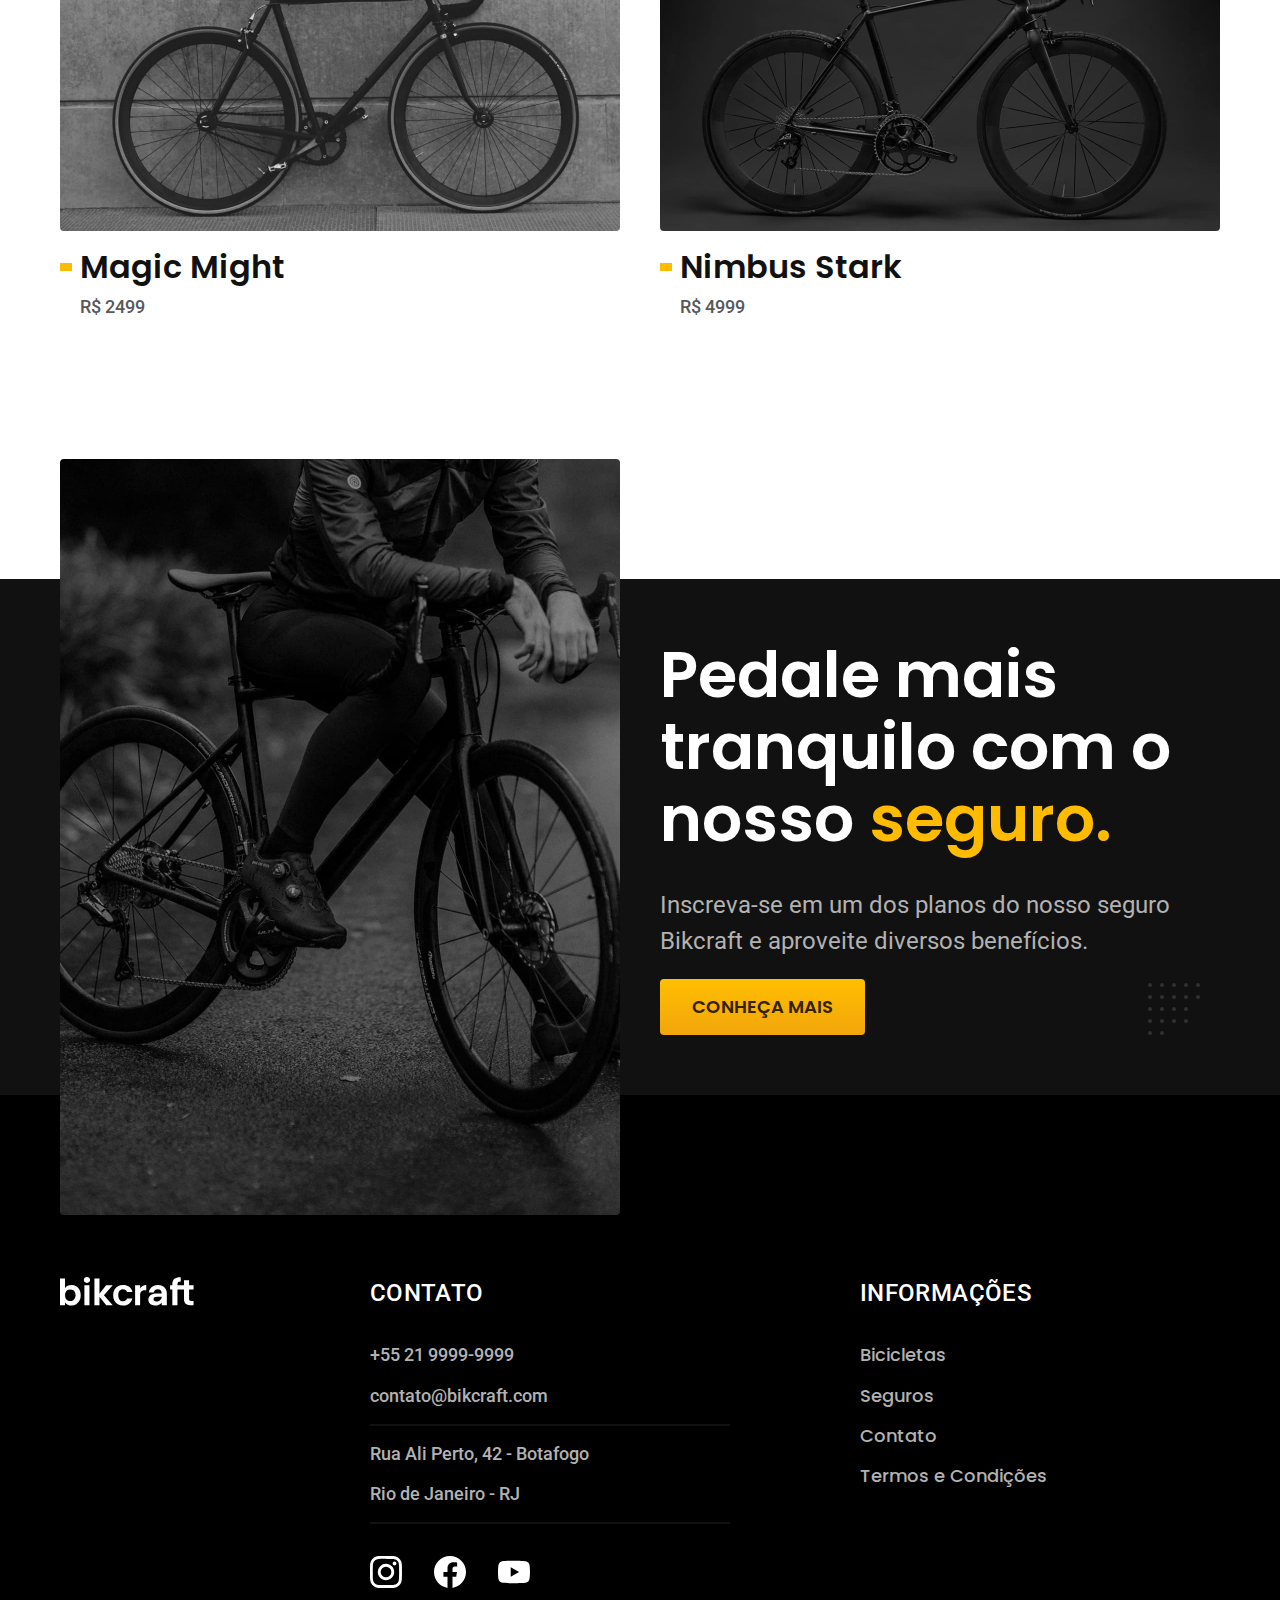
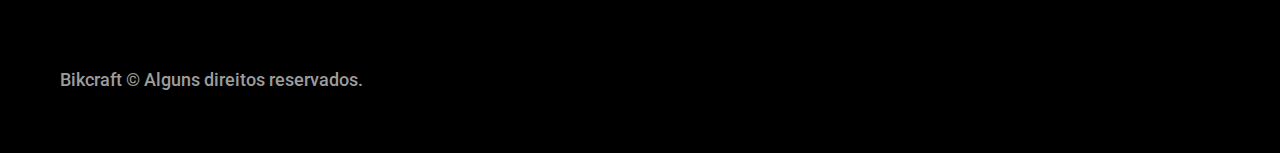
<file: bicicletas/nebula.html>
<!DOCTYPE html>
<html lang="pt-br">

<head>
  <meta charset="UTF-8">
  <meta name="viewport" content="width=device-width, initial-scale=1.0">
  <title>Nebula | Bikcraft</title>
  <meta name="description" content="Bicicletas elétricas de alta precisão e qualidade,  feitas sob medida para o cliente. Explore o mundo na sua velocidade com a Bikcraft.">

  <link rel="icon" href="./favicon.svg" type="image/svg+xml">

  <link href="../css/style.css" rel="preload" as="style">
  <link href="../css/style.css" rel="stylesheet">

  <link rel="preconnect" href="https://fonts.googleapis.com">
  <link rel="preconnect" href="https://fonts.gstatic.com" crossorigin>
  <link href="https://fonts.googleapis.com/css2?family=Merriweather:ital,wght@1,900&family=Poppins:wght@500;600&family=Roboto:wght@400;500&display=swap" rel="stylesheet">
  <script>document.documentElement.classList.add('js');</script>
</head>

<body id="bicicleta">
  <header class="header-bg">
    <div class="header container">
      <a href="../">
        <img src="../img/bikcraft.svg" alt="Bikcraft" width="136" height="32">
      </a>
      <nav aria-label="primaria">
        <ul class="header-menu font-1-m cor-0">
          <li><a href="../bicicletas.html">Bicicletas</a></li>
          <li><a href="../seguros.html">Seguros</a></li>
          <li><a href="../contato.html">Contato</a></li>
        </ul>
      </nav>
    </div>
  </header>

  <main class="bicicleta-bg">
    <div class="bicicleta container">
      <div class="bicicleta-titulo">
        <span class="font-2-xl cor-5">R$ 4999</span>
        <h1 class="font-1-xxl cor-0">Nebula Cosmic<span class="cor-p1">.</span></h1>
      </div>
      <div class="bicicleta-imagens">
        <img src="../img/bicicleta/nimbus3.jpg" alt="Bicicleta branca" width="560" height="440">
        <img src="../img/bicicleta/nimbus1.jpg" alt="Bicicleta preta" width="1120" height="880">
        <img src="../img/bicicleta/nimbus2.jpg" alt="Bicicleta preta" width="560" height="440">
      </div>
      <div class="bicicleta-conteudo">
        <p class="font-2-l cor-5">A Nebula Cosmic é a melhor Bikcraft já criada pela nossa equipe. Ela vem equipada com os melhores acessórios, o que garante maior velocidade.</p>
        <div class="bicicleta-comprar">
          <a class="botao" href="../orcamento.html?tipo=bikcraft&produto=nebula">Comprar Agora</a>
          <span class="font-1-xs cor-6"><img src="../img/icones/entrega.svg" alt=""> entrega em 5 dias</span>
          <span class="font-1-xs cor-6"><img src="../img/icones/estoque.svg" alt=""> 18 em estoque</span>
        </div>
        <h2 class="font-1-xs cor-0">Informações</h2>
        <ul class="bicicleta-informacoes">
          <li>
            <img src="../img/icones/eletrica.svg" alt="">
            <h3 class="font-1-m cor-0">Motor Elétrico</h3>
            <p class="font-2-xs cor-5">Permite você viajar distâncias inimaginaveis com a sua bike.</p>
          </li>
          <li>
            <img src="../img/icones/velocidade.svg" alt="">
            <h3 class="font-1-m cor-0">40 km/h</h3>
            <p class="font-2-xs cor-5">A mais rápida bicicleta elétrica disponível hoje no mercado.</p>
          </li>
          <li>
            <img src="../img/icones/rastreador.svg" alt="">
            <h3 class="font-1-m cor-0">Rastreador</h3>
            <p class="font-2-xs cor-5">Rastreador e sistema anti-furto para garantir o seu sossego.</p>
          </li>
          <li>
            <img src="../img/icones/carbono.svg" alt="">
            <h3 class="font-1-m cor-0">Fibra de Carbono</h3>
            <p class="font-2-xs cor-5">Maior proteção possível para a sua Bikcraft com fibra de carbono.</p>
          </li>
        </ul>
        <h2 class="font-1-xs cor-0">Ficha Técnica</h2>
        <ul class="bicicleta-ficha font-2-s cor-4">
          <li>Peso <span>9 kg</span></li>
          <li>Altura <span>60 cm</span></li>
          <li>Largura <span>120 cm</span></li>
          <li>Profundidade <span>10 cm</span></li>
          <li>Marchas <span>16</span></li>
          <li>Roda <span>29</span></li>
        </ul>
      </div>
    </div>
  </main>

  <article class="bicicletas-lista container">
    <h2 class="font-1-xxl">outras bicicletas<span class="cor-p1">.</span></h2>

    <ul>
      <li>
        <a href="./magic.html">
          <img src="../img/bicicletas/magic.jpg" alt="Bicicleta preta">
          <h3 class="font-1-xl">Magic Might</h3>
          <span class="font-2-m cor-8">R$ 2499</span>
        </a>
      </li>
      <li>
        <a href="./nimbus.html">
          <img src="../img/bicicletas/nimbus.jpg" alt="Bicicleta preta">
          <h3 class="font-1-xl">Nimbus Stark</h3>
          <span class="font-2-m cor-8">R$ 4999</span>
        </a>
      </li>
    </ul>
  </article>

  <article class="seguro-bg">
    <div class="seguro container">
      <div class="seguro-imagem">
        <img src="../img/fotos/seguros.jpg" alt="Pessoa parada em cima de uma bicicleta">
      </div>
      <div class="seguro-conteudo">
        <h2 class="font-1-xxl cor-0">Pedale mais tranquilo com o nosso <span class="cor-p1">seguro.</span></h2>
        <p class="font-2-l cor-5">Inscreva-se em um dos planos do nosso seguro Bikcraft e aproveite diversos benefícios.</p>
        <a class="botao" href="../seguros.html">Conheça Mais</a>
      </div>
    </div>
  </article>

  <footer class="footer-bg">
    <div class="footer container">
      <img src="../img/bikcraft.svg" alt="Bikcraft">
      <div class="footer-contato">
        <h3 class="font-2-l-b cor-0">Contato</h3>
        <ul class="font-2-m cor-5">
          <li>+55 21 9999-9999</li>
          <li>contato@bikcraft.com</li>
          <li>Rua Ali Perto, 42 - Botafogo</li>
          <li>Rio de Janeiro - RJ</li>
        </ul>
        <div class="footer-redes">
          <a href="./"><img src="../img/redes/instagram.svg" alt="Instagram"></a>
          <a href="./"><img src="../img/redes/facebook.svg" alt="Facebook"></a>
          <a href="./"><img src="../img/redes/youtube.svg" alt="Youtube"></a>
        </div>
      </div>
      <div class="footer-informacoes">
        <h3 class="font-2-l-b cor-0">Informações</h3>
        <nav>
          <ul class="font-1-m cor-5">
            <li><a href="../bicicletas.html">Bicicletas</a></li>
            <li><a href="../seguros.html">Seguros</a></li>
            <li><a href="../contato.html">Contato</a></li>
            <li><a href="../termos.html">Termos e Condições</a></li>
          </ul>
        </nav>
      </div>
      <p class="font-2-m cor-6 footer-copy">Bikcraft © Alguns direitos reservados.</p>
    </div>
  </footer>

  <script src="../js/script.js"></script>
</body>

</html>
</file>
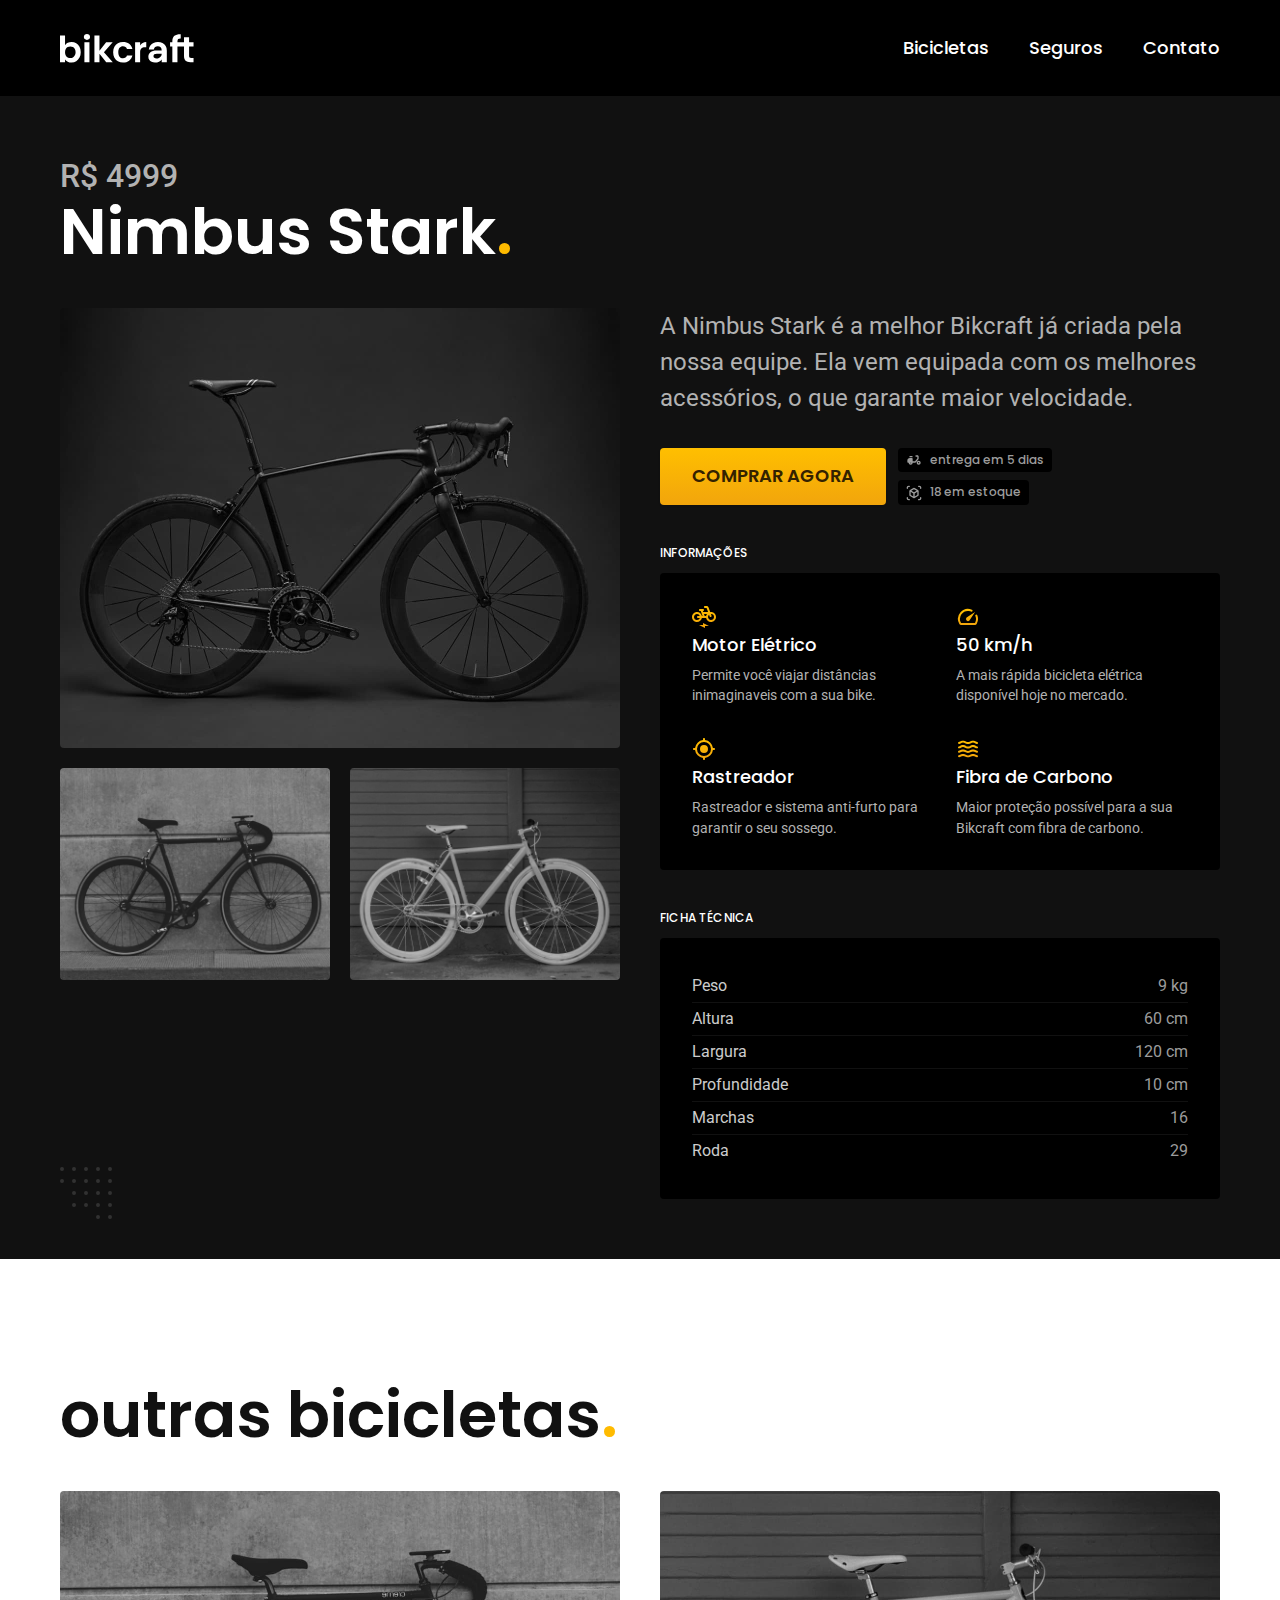
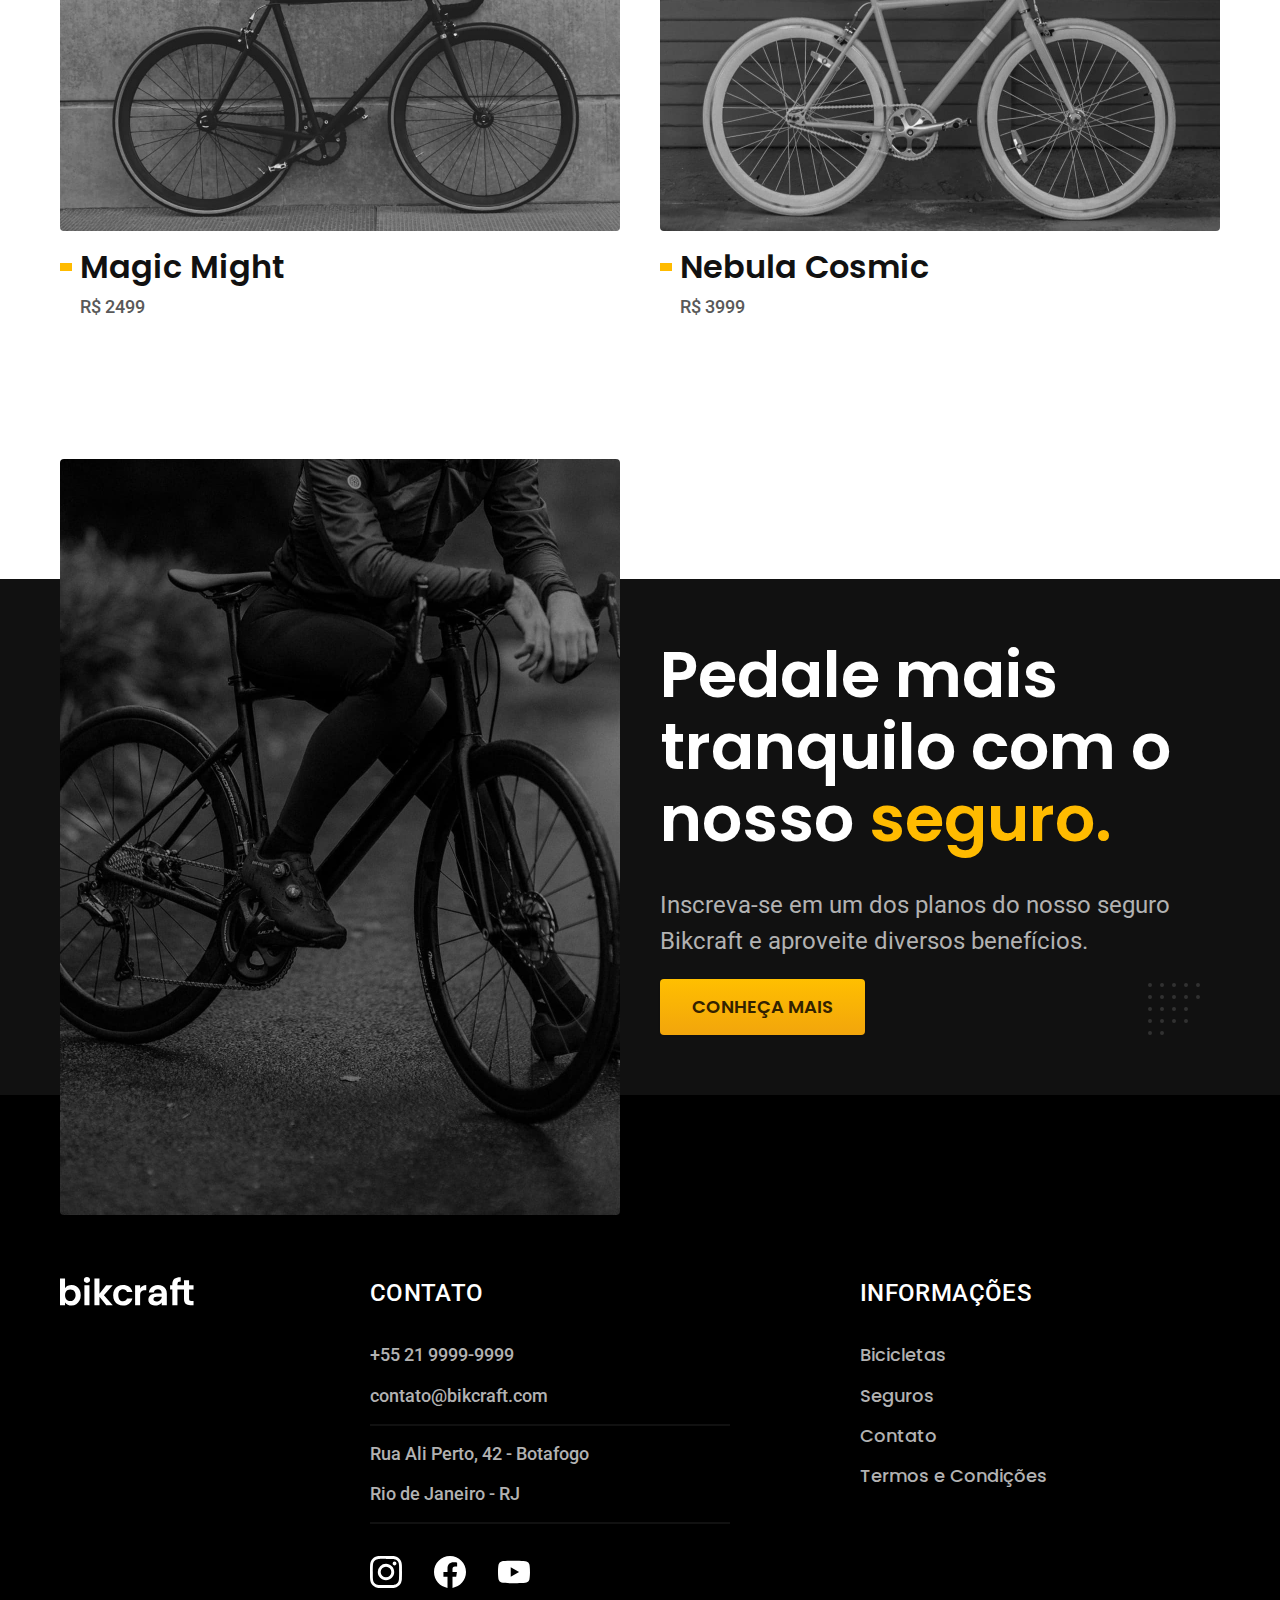
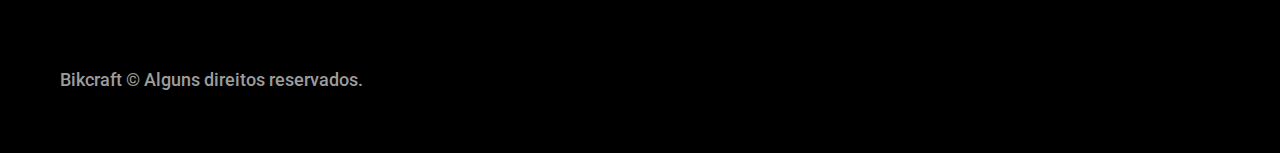
<file: bicicletas/nimbus.html>
<!DOCTYPE html>
<html lang="pt-br">

<head>
  <meta charset="UTF-8">
  <meta name="viewport" content="width=device-width, initial-scale=1.0">
  <title>Nimbus | Bikcraft</title>
  <meta name="description" content="Bicicletas elétricas de alta precisão e qualidade,  feitas sob medida para o cliente. Explore o mundo na sua velocidade com a Bikcraft.">

  <link rel="icon" href="./favicon.svg" type="image/svg+xml">

  <link href="../css/style.css" rel="preload" as="style">
  <link href="../css/style.css" rel="stylesheet">

  <link rel="preconnect" href="https://fonts.googleapis.com">
  <link rel="preconnect" href="https://fonts.gstatic.com" crossorigin>
  <link href="https://fonts.googleapis.com/css2?family=Merriweather:ital,wght@1,900&family=Poppins:wght@500;600&family=Roboto:wght@400;500&display=swap" rel="stylesheet">
  <script>document.documentElement.classList.add('js');</script>
</head>

<body id="bicicleta">
  <header class="header-bg">
    <div class="header container">
      <a href="../">
        <img src="../img/bikcraft.svg" alt="Bikcraft" width="136" height="32">
      </a>
      <nav aria-label="primaria">
        <ul class="header-menu font-1-m cor-0">
          <li><a href="../bicicletas.html">Bicicletas</a></li>
          <li><a href="../seguros.html">Seguros</a></li>
          <li><a href="../contato.html">Contato</a></li>
        </ul>
      </nav>
    </div>
  </header>

  <main class="bicicleta-bg">
    <div class="bicicleta container">
      <div class="bicicleta-titulo">
        <span class="font-2-xl cor-5">R$ 4999</span>
        <h1 class="font-1-xxl cor-0">Nimbus Stark<span class="cor-p1">.</span></h1>
      </div>
      <div class="bicicleta-imagens">
        <img src="../img/bicicleta/nimbus1.jpg" alt="Bicicleta preta" width="560" height="440">
        <img src="../img/bicicleta/nimbus2.jpg" alt="Bicicleta branca" width="560" height="440">
        <img src="../img/bicicleta/nimbus3.jpg" alt="Bicicleta preta" width="560" height="440">
      </div>
      <div class="bicicleta-conteudo">
        <p class="font-2-l cor-5">A Nimbus Stark é a melhor Bikcraft já criada pela nossa equipe. Ela vem equipada com os melhores acessórios, o que garante maior velocidade.</p>
        <div class="bicicleta-comprar">
          <a class="botao" href="../orcamento.html?tipo=bikcraft&produto=nimbus">Comprar Agora</a>
          <span class="font-1-xs cor-6"><img src="../img/icones/entrega.svg" alt=""> entrega em 5 dias</span>
          <span class="font-1-xs cor-6"><img src="../img/icones/estoque.svg" alt=""> 18 em estoque</span>
        </div>
        <h2 class="font-1-xs cor-0">Informações</h2>
        <ul class="bicicleta-informacoes">
          <li>
            <img src="../img/icones/eletrica.svg" alt="">
            <h3 class="font-1-m cor-0">Motor Elétrico</h3>
            <p class="font-2-xs cor-5">Permite você viajar distâncias inimaginaveis com a sua bike.</p>
          </li>
          <li>
            <img src="../img/icones/velocidade.svg" alt="">
            <h3 class="font-1-m cor-0">50 km/h</h3>
            <p class="font-2-xs cor-5">A mais rápida bicicleta elétrica disponível hoje no mercado.</p>
          </li>
          <li>
            <img src="../img/icones/rastreador.svg" alt="">
            <h3 class="font-1-m cor-0">Rastreador</h3>
            <p class="font-2-xs cor-5">Rastreador e sistema anti-furto para garantir o seu sossego.</p>
          </li>
          <li>
            <img src="../img/icones/carbono.svg" alt="">
            <h3 class="font-1-m cor-0">Fibra de Carbono</h3>
            <p class="font-2-xs cor-5">Maior proteção possível para a sua Bikcraft com fibra de carbono.</p>
          </li>
        </ul>
        <h2 class="font-1-xs cor-0">Ficha Técnica</h2>
        <ul class="bicicleta-ficha font-2-s cor-4">
          <li>Peso <span>9 kg</span></li>
          <li>Altura <span>60 cm</span></li>
          <li>Largura <span>120 cm</span></li>
          <li>Profundidade <span>10 cm</span></li>
          <li>Marchas <span>16</span></li>
          <li>Roda <span>29</span></li>
        </ul>
      </div>
    </div>
  </main>

  <article class="bicicletas-lista container">
    <h2 class="font-1-xxl">outras bicicletas<span class="cor-p1">.</span></h2>
    <ul>
      <li>
        <a href="./magic.html">
          <img src="../img/bicicletas/magic.jpg" alt="Bicicleta preta">
          <h3 class="font-1-xl">Magic Might</h3>
          <span class="font-2-m cor-8">R$ 2499</span>
        </a>
      </li>
      <li>
        <a href="./nebula.html">
          <img src="../img/bicicletas/nebula.jpg" alt="Bicicleta branca">
          <h3 class="font-1-xl">Nebula Cosmic</h3>
          <span class="font-2-m cor-8">R$ 3999</span>
        </a>
      </li>
    </ul>
  </article>

  <article class="seguro-bg">
    <div class="seguro container">
      <div class="seguro-imagem">
        <img src="../img/fotos/seguros.jpg" alt="Pessoa parada em cima de uma bicicleta">
      </div>
      <div class="seguro-conteudo">
        <h2 class="font-1-xxl cor-0">Pedale mais tranquilo com o nosso <span class="cor-p1">seguro.</span></h2>
        <p class="font-2-l cor-5">Inscreva-se em um dos planos do nosso seguro Bikcraft e aproveite diversos benefícios.</p>
        <a class="botao" href="../seguros.html">Conheça Mais</a>
      </div>
    </div>
  </article>

  <footer class="footer-bg">
    <div class="footer container">
      <img src="../img/bikcraft.svg" alt="Bikcraft">
      <div class="footer-contato">
        <h3 class="font-2-l-b cor-0">Contato</h3>
        <ul class="font-2-m cor-5">
          <li>+55 21 9999-9999</li>
          <li>contato@bikcraft.com</li>
          <li>Rua Ali Perto, 42 - Botafogo</li>
          <li>Rio de Janeiro - RJ</li>
        </ul>
        <div class="footer-redes">
          <a href="./"><img src="../img/redes/instagram.svg" alt="Instagram"></a>
          <a href="./"><img src="../img/redes/facebook.svg" alt="Facebook"></a>
          <a href="./"><img src="../img/redes/youtube.svg" alt="Youtube"></a>
        </div>
      </div>
      <div class="footer-informacoes">
        <h3 class="font-2-l-b cor-0">Informações</h3>
        <nav>
          <ul class="font-1-m cor-5">
            <li><a href="../bicicletas.html">Bicicletas</a></li>
            <li><a href="../seguros.html">Seguros</a></li>
            <li><a href="../contato.html">Contato</a></li>
            <li><a href="../termos.html">Termos e Condições</a></li>
          </ul>
        </nav>
      </div>
      <p class="font-2-m cor-6 footer-copy">Bikcraft © Alguns direitos reservados.</p>
    </div>
  </footer>

  <script src="../js/script.js"></script>
</body>

</html>
</file>
<file: css/style.css>
@import "./global/global.css";

/* Utilidades */
@import "./utilidades/tipografia.css";
@import "./utilidades/cores.css";
@import "./utilidades/componentes.css";
@import "./utilidades/formulario.css";
@import "./utilidades/simple-anime.css";
/* @import "./utilidades/simple-anime.css"; */

/* Header e Footer */
@import "./global/header.css";
@import "./global/footer.css";

/* Home */
@import "./home/introducao.css";
@import "./home/tecnologia.css";
@import "./home/parceiros.css";
@import "./home/depoimento.css";

/* Seguros */
@import "./seguros/seguros.css";
@import "./seguros/vantagens.css";
@import "./seguros/perguntas.css";

/* Biciletas */
@import "./bicicletas/bicicletas.css";
@import "./bicicletas/bicicletas-lista.css";

/* Bicileta */
@import "./bicicleta/bicicleta.css";
@import "./bicicleta/seguro.css";

/* Contato */
@import "./contato/contato.css";
@import "./contato/lojas.css";

/* Orçamento */
@import "./orcamento/orcamento.css";

/* Termos */
@import "./termos/termos.css";
</file>
